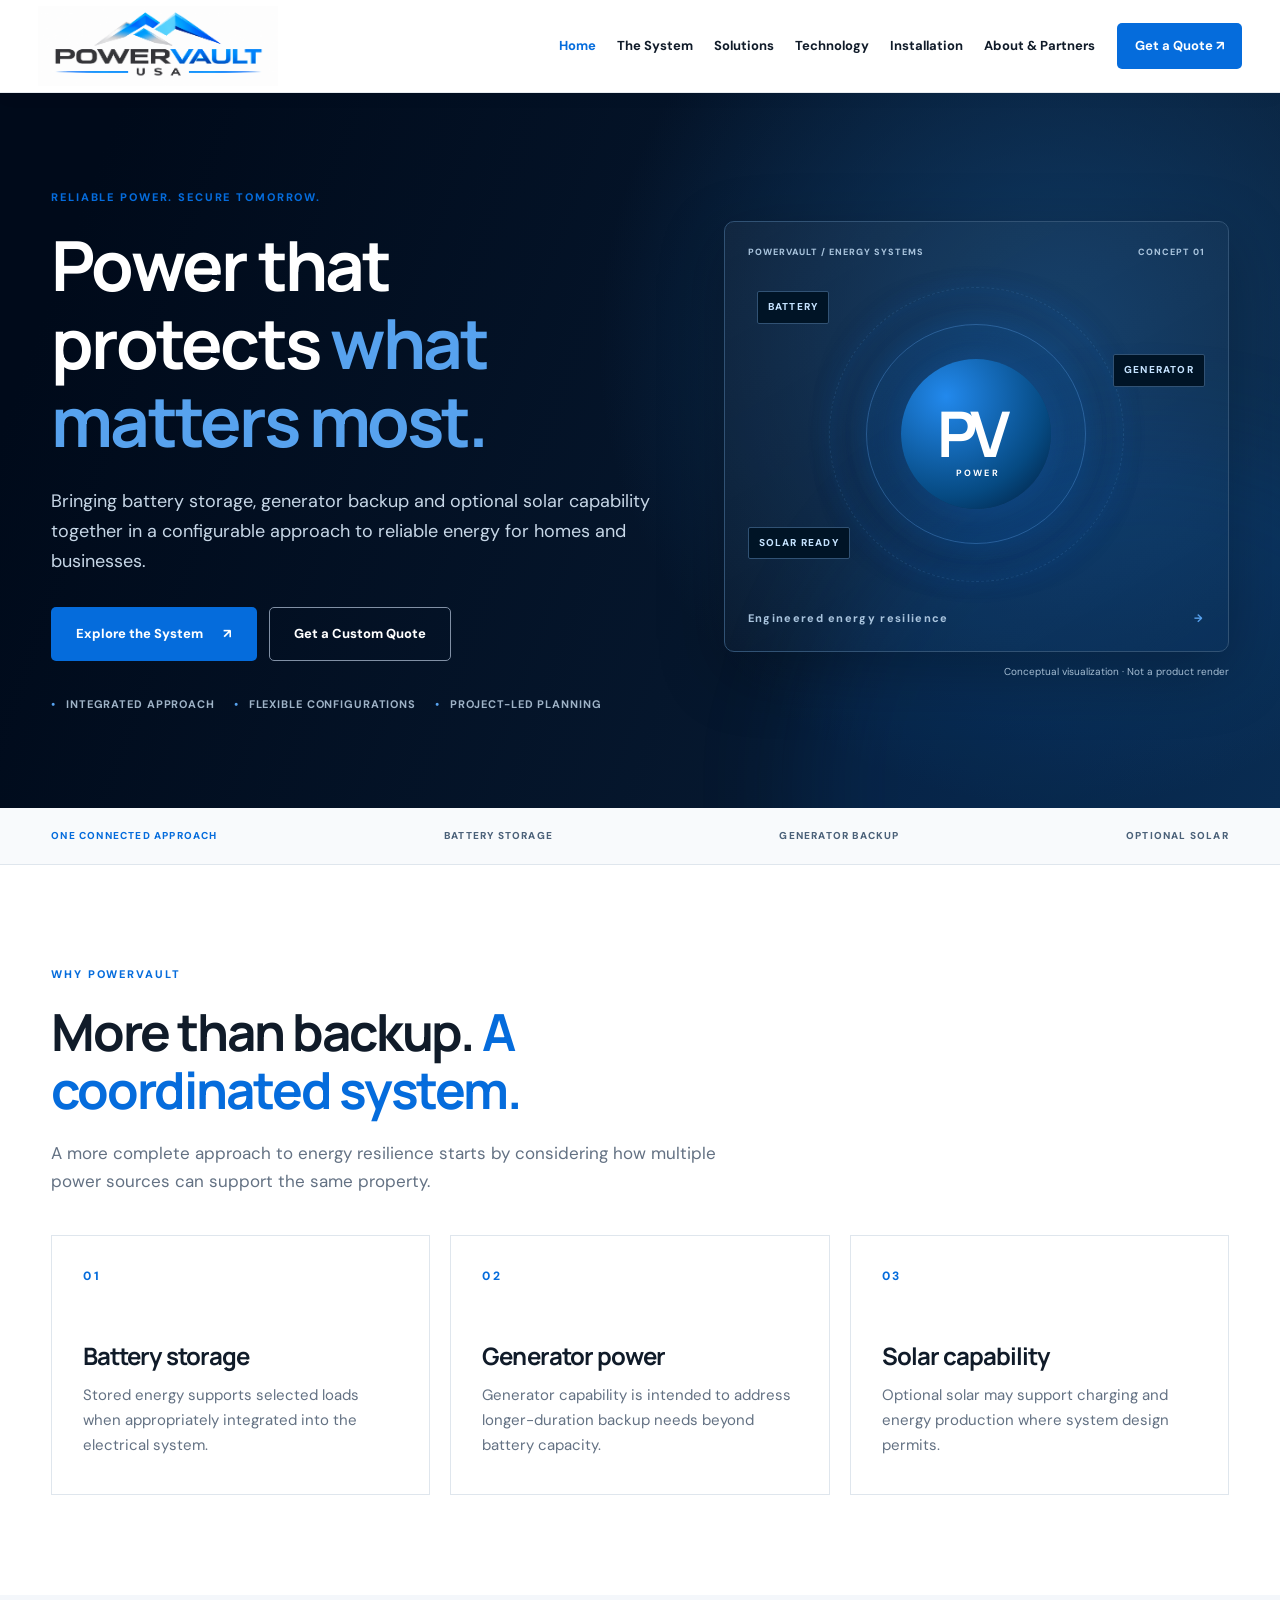
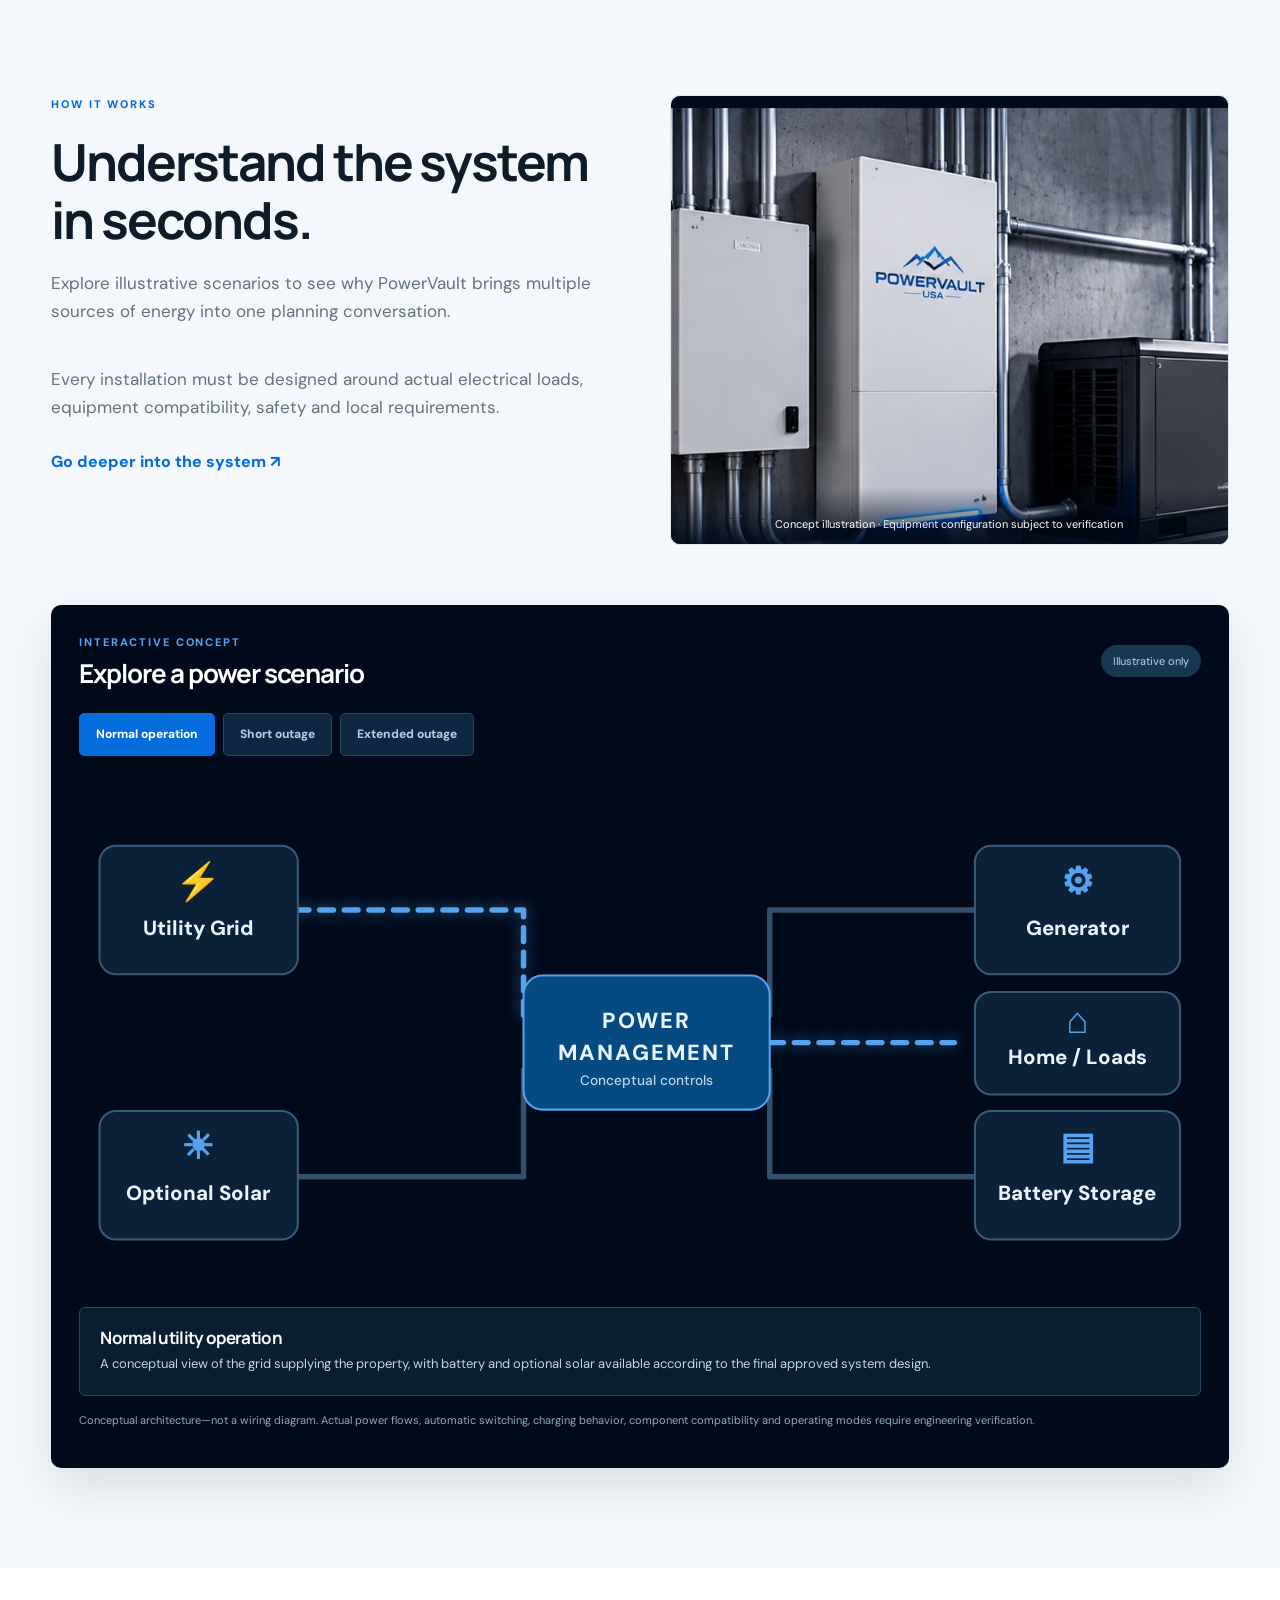
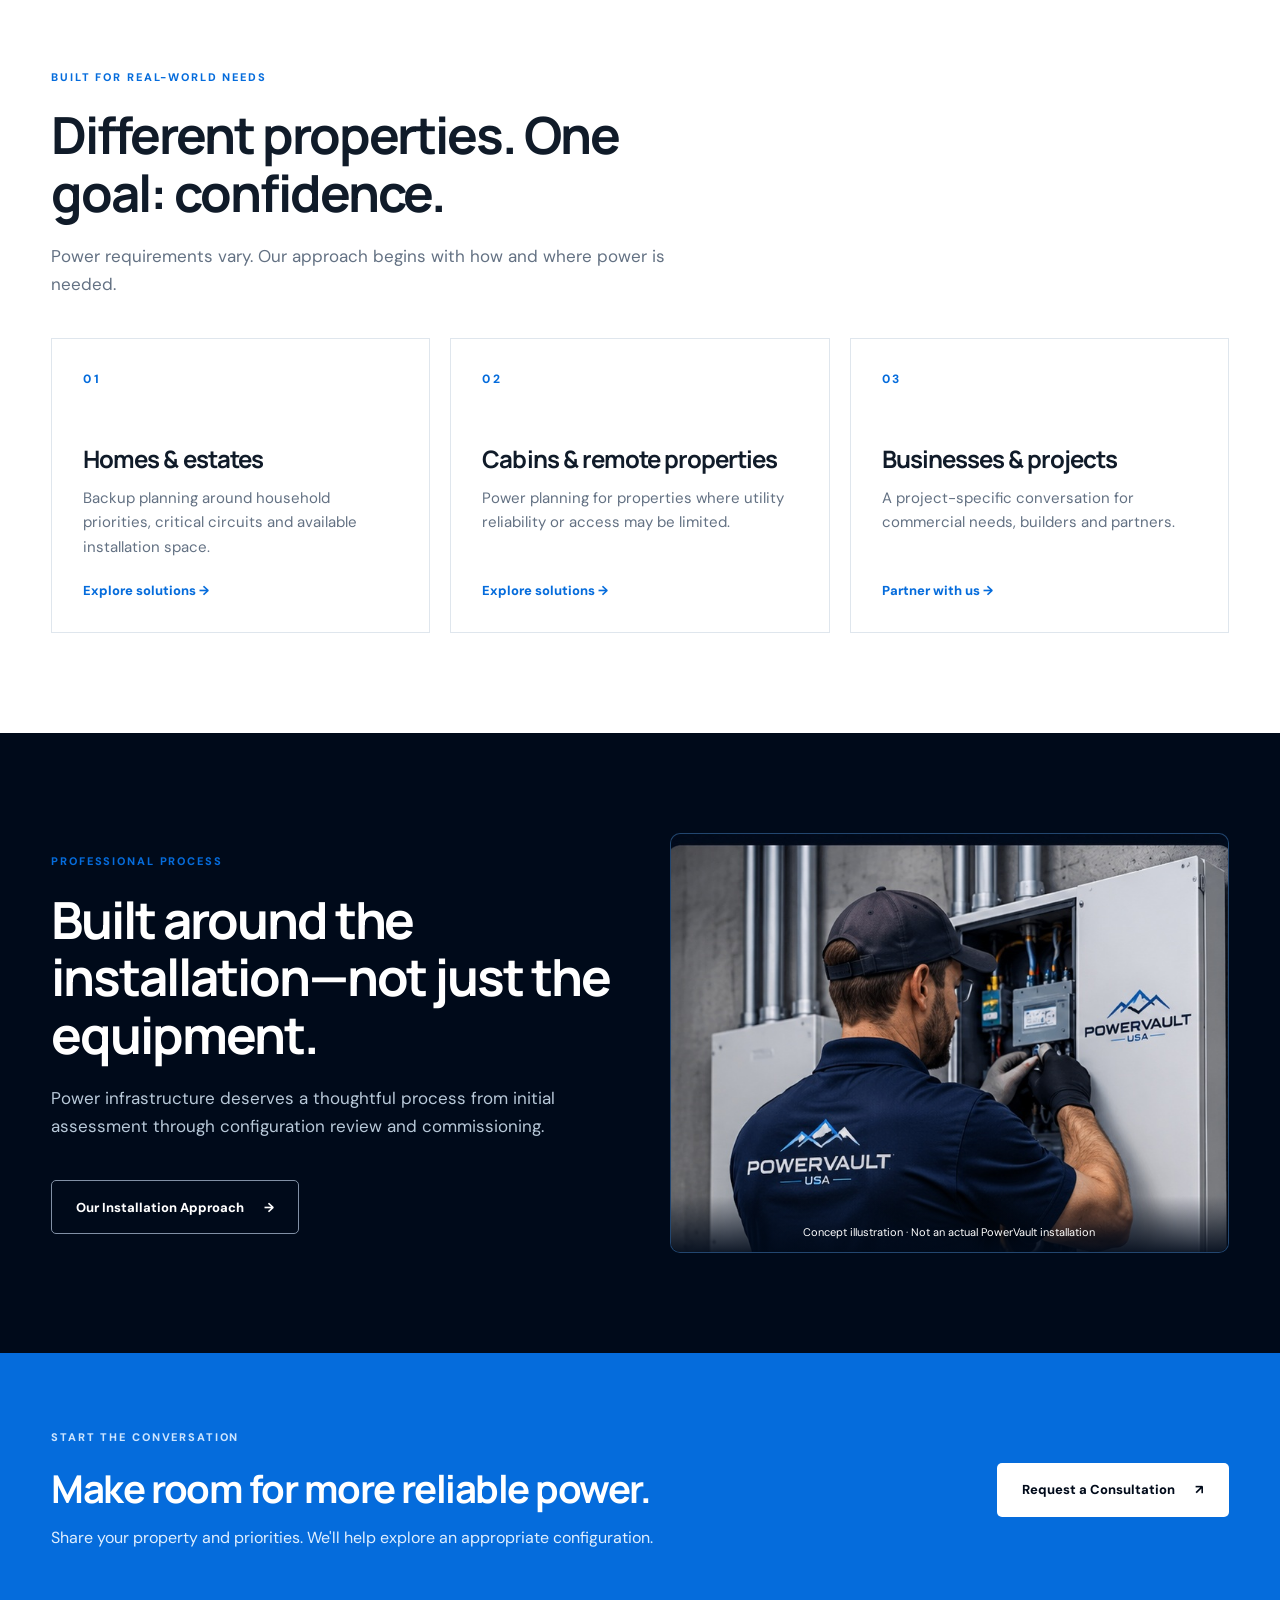
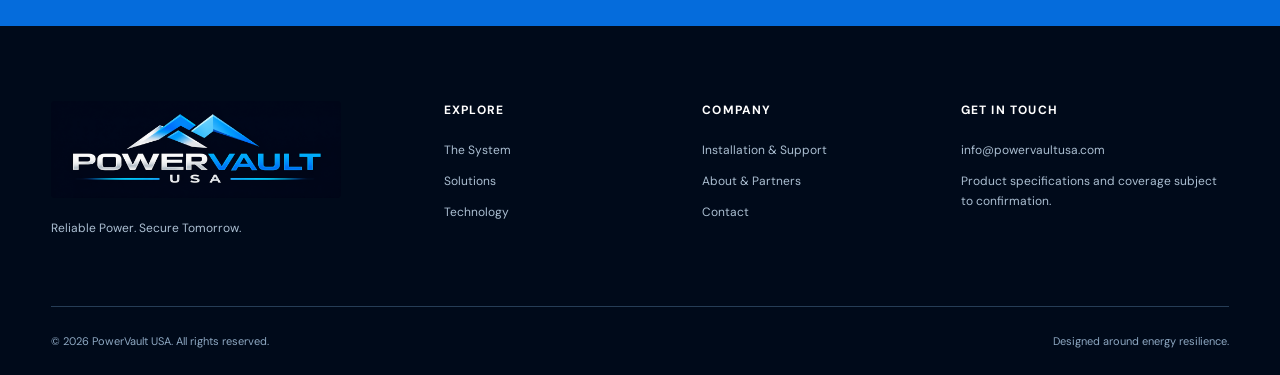
<file: index.html>
<!DOCTYPE html>
<html lang="en">

<head>
    <!-- ========================================
         BASIC PAGE SETTINGS
    ========================================= -->
    <meta charset="UTF-8">
    <meta name="viewport" content="width=device-width, initial-scale=1">

    <title>Reliable Backup Power | PowerVault USA</title>

    <meta
        name="description"
        content="Configurable battery storage, generator backup and optional solar for home and business."
    >

    <!-- Favicons -->
    <link rel="icon" href="images/tab_icon.png">
    <link rel="apple-touch-icon" href="images/apple-touch-icon.png">

    <!-- Main Stylesheet -->
    <link rel="stylesheet" href="styles.css">
</head>

<body>

    <!-- Accessibility -->
    <a class="skip-link" href="#main">
        Skip to content
    </a>


    <!-- ========================================
         HEADER / NAVIGATION
    ========================================= -->
    <header class="site-header">

        <div class="nav-container">

            <!-- PowerVault Logo -->
            <a
                class="brand-link"
                href="index.html"
                aria-label="PowerVault USA home"
            >
                <img
                    src="images/white_logo.png"
                    class="nav-logo"
                    alt="PowerVault USA"
                >
            </a>

            <!-- Mobile Navigation Toggle -->
            <button
                class="menu-toggle"
                id="menuToggle"
                type="button"
                aria-label="Open menu"
                aria-controls="navMenu"
                aria-expanded="false"
            >
                <span></span>
                <span></span>
                <span></span>
            </button>

            <!-- Main Navigation -->
            <nav
                class="nav-menu"
                id="navMenu"
                aria-label="Main navigation"
            >
                <a href="index.html" aria-current="page">
                    Home
                </a>

                <a href="system.html">
                    The System
                </a>

                <a href="solutions.html">
                    Solutions
                </a>

                <a href="technology.html">
                    Technology
                </a>

                <a href="installation.html">
                    Installation
                </a>

                <a href="about.html">
                    About & Partners
                </a>

                <a href="contact.html" class="nav-cta">
                    Get a Quote
                    <span aria-hidden="true">↗</span>
                </a>
            </nav>

        </div>

    </header>


    <!-- ========================================
         MAIN CONTENT
    ========================================= -->
    <main id="main">


        <!-- ====================================
             HOMEPAGE HERO
        ==================================== -->
        <section class="hero">

            <div class="hero-glow"></div>

            <div class="shell hero-grid">

                <!-- Hero Text -->
                <div class="hero-copy reveal">

                    <span class="eyebrow">
                        RELIABLE POWER. SECURE TOMORROW.
                    </span>

                    <h1>
                        Power that protects
                        <em>what matters most.</em>
                    </h1>

                    <p>
                        Bringing battery storage, generator backup
                        and optional solar capability together in a
                        configurable approach to reliable energy
                        for homes and businesses.
                    </p>

                    <!-- Hero Buttons -->
                    <div class="hero-actions">

                        <a
                            class="btn btn-primary"
                            href="system.html"
                        >
                            Explore the System
                            <span aria-hidden="true">↗</span>
                        </a>

                        <a
                            class="btn btn-outline"
                            href="contact.html"
                        >
                            Get a Custom Quote
                        </a>

                    </div>

                    <!-- Key Features -->
                    <div class="hero-facts">
                        <span>Integrated approach</span>
                        <span>Flexible configurations</span>
                        <span>Project-led planning</span>
                    </div>

                </div>


                <!-- Hero Visualization -->
                <div class="hero-art reveal">

                    <div class="hero-art-frame">

                        <div class="art-topline">
                            <span>POWERVAULT / ENERGY SYSTEMS</span>
                            <span>CONCEPT 01</span>
                        </div>

                        <div class="power-orbit">

                            <div class="orbit-ring orbit-one"></div>
                            <div class="orbit-ring orbit-two"></div>

                            <span class="orbit-center">
                                PV
                                <span>POWER</span>
                            </span>

                            <span class="orbit-label orbit-label-a">
                                BATTERY
                            </span>

                            <span class="orbit-label orbit-label-b">
                                GENERATOR
                            </span>

                            <span class="orbit-label orbit-label-c">
                                SOLAR READY
                            </span>

                        </div>

                        <div class="art-bottomline">
                            Engineered energy resilience
                            <span>→</span>
                        </div>

                    </div>

                    <span class="art-disclaimer">
                        Conceptual visualization · Not a product render
                    </span>

                </div>

            </div>

        </section>


        <!-- ====================================
             ENERGY TECHNOLOGY BAND
        ==================================== -->
        <section class="trust-band">

            <div class="shell">
                <span>ONE CONNECTED APPROACH</span>
                <span>BATTERY STORAGE</span>
                <span>GENERATOR BACKUP</span>
                <span>OPTIONAL SOLAR</span>
            </div>

        </section>


        <!-- ====================================
             WHY POWERVAULT
        ==================================== -->
        <section class="section">

            <div class="shell">

                <div class="section-heading">

                    <span class="eyebrow">
                        WHY POWERVAULT
                    </span>

                    <h2>
                        More than backup.
                        <span class="accent">
                            A coordinated system.
                        </span>
                    </h2>

                    <p>
                        A more complete approach to energy resilience
                        starts by considering how multiple power
                        sources can support the same property.
                    </p>

                </div>


                <!-- Three Energy Components -->
                <div class="three-grid">

                    <!-- Battery -->
                    <article class="info-card reveal">

                        <span class="card-num">01</span>

                        <h3>Battery storage</h3>

                        <p>
                            Stored energy supports selected loads
                            when appropriately integrated into
                            the electrical system.
                        </p>

                    </article>

                    <!-- Generator -->
                    <article class="info-card reveal">

                        <span class="card-num">02</span>

                        <h3>Generator power</h3>

                        <p>
                            Generator capability is intended to
                            address longer-duration backup needs
                            beyond battery capacity.
                        </p>

                    </article>

                    <!-- Solar -->
                    <article class="info-card reveal">

                        <span class="card-num">03</span>

                        <h3>Solar capability</h3>

                        <p>
                            Optional solar may support charging
                            and energy production where system
                            design permits.
                        </p>

                    </article>

                </div>

            </div>

        </section>


        <!-- ====================================
             HOW THE SYSTEM WORKS
        ==================================== -->
        <section class="section section-tint">

            <div class="shell split-grid">

                <!-- Section Description -->
                <div>

                    <div class="section-heading">

                        <span class="eyebrow">
                            HOW IT WORKS
                        </span>

                        <h2>
                            Understand the system in seconds.
                        </h2>

                        <p>
                            Explore illustrative scenarios to see
                            why PowerVault brings multiple sources
                            of energy into one planning conversation.
                        </p>

                    </div>

                    <p class="body-copy">
                        Every installation must be designed around
                        actual electrical loads, equipment
                        compatibility, safety and local requirements.
                    </p>

                    <a class="text-link" href="system.html">
                        Go deeper into the system
                        <span aria-hidden="true">↗</span>
                    </a>

                </div>


                <!-- =============================
                     NEW IMAGE 01:
                     COMPLETE SYSTEM LINEUP
                ============================== -->
                <figure class="home-system-visual reveal">

                    <img
                        src="images/powervault-system-lineup.jpg"
                        alt="Concept illustration showing battery storage, electrical controls and generator equipment"
                        class="home-system-image"
                        loading="lazy"
                        decoding="async"
                    >

                    <figcaption class="home-image-caption">
                        Concept illustration · Equipment
                        configuration subject to verification
                    </figcaption>

                </figure>

            </div>


            <!-- =================================
                 INTERACTIVE SYSTEM DIAGRAM
            ================================= -->
            <div class="shell diagram-section">

                <div
                    class="diagram-card reveal"
                    id="scenarioDiagram"
                    data-mode="normal"
                >

                    <!-- Diagram Heading -->
                    <div class="diagram-toolbar">

                        <div>

                            <span class="eyebrow">
                                INTERACTIVE CONCEPT
                            </span>

                            <h3>
                                Explore a power scenario
                            </h3>

                        </div>

                        <span class="concept-pill">
                            Illustrative only
                        </span>

                    </div>


                    <!-- Scenario Selection Buttons -->
                    <div
                        class="scenario-tabs"
                        role="group"
                        aria-label="Choose power scenario"
                    >

                        <button
                            class="scenario-btn is-active"
                            type="button"
                            data-mode="normal"
                            aria-pressed="true"
                        >
                            Normal operation
                        </button>

                        <button
                            class="scenario-btn"
                            type="button"
                            data-mode="outage"
                            aria-pressed="false"
                        >
                            Short outage
                        </button>

                        <button
                            class="scenario-btn"
                            type="button"
                            data-mode="extended"
                            aria-pressed="false"
                        >
                            Extended outage
                        </button>

                    </div>


                    <!-- Interactive SVG Diagram -->
                    <div class="diagram-scroll">

                        <svg
                            class="system-svg"
                            viewBox="0 0 820 385"
                            role="img"
                            aria-labelledby="diagramTitle diagramDesc"
                        >

                            <title id="diagramTitle">
                                Conceptual PowerVault system diagram
                            </title>

                            <desc id="diagramDesc">
                                Utility, solar, generator and battery
                                connect through a conceptual power
                                management center to a home. Select
                                modes to highlight illustrative energy paths.
                            </desc>


                            <!-- Energy Flow Lines -->
                            <g class="flow-lines">

                                <path
                                    class="path path-grid"
                                    d="M122 95 H325 V172"
                                />

                                <path
                                    class="path path-solar"
                                    d="M122 290 H325 V212"
                                />

                                <path
                                    class="path path-gen"
                                    d="M700 95 H505 V172"
                                />

                                <path
                                    class="path path-battery"
                                    d="M700 290 H505 V212"
                                />

                                <path
                                    class="path path-load"
                                    d="M505 192 H640"
                                />

                            </g>


                            <!-- Utility Grid -->
                            <g
                                class="diagram-node"
                                transform="translate(15 48)"
                            >
                                <rect width="145" height="94" rx="12"/>

                                <text
                                    x="72" y="35"
                                    text-anchor="middle"
                                    class="node-icon"
                                >⚡</text>

                                <text
                                    x="72" y="65"
                                    text-anchor="middle"
                                >Utility Grid</text>
                            </g>


                            <!-- Optional Solar -->
                            <g
                                class="diagram-node"
                                transform="translate(15 242)"
                            >
                                <rect width="145" height="94" rx="12"/>

                                <text
                                    x="72" y="35"
                                    text-anchor="middle"
                                    class="node-icon"
                                >☀</text>

                                <text
                                    x="72" y="65"
                                    text-anchor="middle"
                                >Optional Solar</text>
                            </g>


                            <!-- Power Management Hub -->
                            <g
                                class="diagram-node"
                                transform="translate(325 143)"
                            >

                                <rect
                                    width="180"
                                    height="98"
                                    rx="14"
                                    class="hub"
                                />

                                <text
                                    x="90" y="38"
                                    text-anchor="middle"
                                    class="hub-heading"
                                >POWER</text>

                                <text
                                    x="90" y="62"
                                    text-anchor="middle"
                                    class="hub-heading"
                                >MANAGEMENT</text>

                                <text
                                    x="90" y="80"
                                    text-anchor="middle"
                                    class="hub-detail"
                                >Conceptual controls</text>
                            </g>


                            <!-- Generator -->
                            <g
                                class="diagram-node"
                                transform="translate(655 48)"
                            >
                                <rect width="150" height="94" rx="12"/>

                                <text
                                    x="75" y="35"
                                    text-anchor="middle"
                                    class="node-icon"
                                >⚙</text>

                                <text
                                    x="75" y="65"
                                    text-anchor="middle"
                                >Generator</text>
                            </g>


                            <!-- Battery Storage -->
                            <g
                                class="diagram-node"
                                transform="translate(655 242)"
                            >
                                <rect width="150" height="94" rx="12"/>

                                <text
                                    x="75" y="35"
                                    text-anchor="middle"
                                    class="node-icon"
                                >▤</text>

                                <text
                                    x="75" y="65"
                                    text-anchor="middle"
                                >Battery Storage</text>
                            </g>


                            <!-- Home Loads -->
                            <g
                                class="diagram-node"
                                transform="translate(655 155)"
                            >
                                <rect width="150" height="75" rx="12"/>

                                <text
                                    x="75" y="30"
                                    text-anchor="middle"
                                    class="node-icon"
                                >⌂</text>

                                <text
                                    x="75" y="53"
                                    text-anchor="middle"
                                >Home / Loads</text>
                            </g>

                        </svg>

                    </div>


                    <!-- Dynamic Scenario Description -->
                    <div
                        class="scenario-caption"
                        aria-live="polite"
                    >

                        <h4 id="scenarioTitle">
                            Normal utility operation
                        </h4>

                        <p id="scenarioText">
                            A conceptual view of the grid supplying
                            the property, with battery and optional
                            solar available according to the final
                            approved system design.
                        </p>

                    </div>


                    <!-- Engineering Disclaimer -->
                    <p class="fine-print">
                        Conceptual architecture—not a wiring diagram.
                        Actual power flows, automatic switching,
                        charging behavior, component compatibility
                        and operating modes require engineering verification.
                    </p>

                </div>

            </div>

        </section>


        <!-- ====================================
             REAL WORLD APPLICATIONS
        ==================================== -->
        <section class="section">

            <div class="shell">

                <div class="section-heading">

                    <span class="eyebrow">
                        BUILT FOR REAL-WORLD NEEDS
                    </span>

                    <h2>
                        Different properties. One goal: confidence.
                    </h2>

                    <p>
                        Power requirements vary. Our approach
                        begins with how and where power is needed.
                    </p>

                </div>


                <!-- Application Cards -->
                <div class="three-grid">

                    <!-- Residential -->
                    <article class="info-card reveal">

                        <span class="card-num">01</span>

                        <h3>Homes & estates</h3>

                        <p>
                            Backup planning around household priorities,
                            critical circuits and available installation space.
                        </p>

                        <a class="card-link" href="solutions.html">
                            Explore solutions →
                        </a>

                    </article>


                    <!-- Cabins -->
                    <article class="info-card reveal">

                        <span class="card-num">02</span>

                        <h3>Cabins & remote properties</h3>

                        <p>
                            Power planning for properties where utility
                            reliability or access may be limited.
                        </p>

                        <a class="card-link" href="solutions.html">
                            Explore solutions →
                        </a>

                    </article>


                    <!-- Businesses -->
                    <article class="info-card reveal">

                        <span class="card-num">03</span>

                        <h3>Businesses & projects</h3>

                        <p>
                            A project-specific conversation for commercial
                            needs, builders and partners.
                        </p>

                        <a class="card-link" href="about.html#partners">
                            Partner with us →
                        </a>

                    </article>

                </div>

            </div>

        </section>


        <!-- ====================================
             PROFESSIONAL INSTALLATION
        ==================================== -->
        <section class="section section-dark">

            <div class="shell split-grid align-center">

                <!-- Section Text -->
                <div>

                    <div class="section-heading">

                        <span class="eyebrow">
                            PROFESSIONAL PROCESS
                        </span>

                        <h2>
                            Built around the installation—not
                            just the equipment.
                        </h2>

                        <p>
                            Power infrastructure deserves a thoughtful
                            process from initial assessment through
                            configuration review and commissioning.
                        </p>

                    </div>

                    <a
                        class="btn btn-outline"
                        href="installation.html"
                    >
                        Our Installation Approach
                        <span aria-hidden="true">→</span>
                    </a>

                </div>


                <!-- =============================
                     NEW IMAGE 02:
                     PROFESSIONAL INSTALLATION
                ============================== -->
                <figure class="home-installation-visual reveal">

                    <img
                        src="images/powervault-installation-home.jpg"
                        alt="Concept illustration of a technician working on an electrical control installation"
                        class="home-installation-image"
                        loading="lazy"
                        decoding="async"
                    >

                    <figcaption class="home-image-caption">
                        Concept illustration · Not an actual
                        PowerVault installation
                    </figcaption>

                </figure>

            </div>

        </section>


        <!-- ====================================
             FINAL CALL TO ACTION
        ==================================== -->
        <section class="cta-strip">

            <div class="shell cta-inner">

                <div>

                    <span class="eyebrow">
                        START THE CONVERSATION
                    </span>

                    <h2>
                        Make room for more reliable power.
                    </h2>

                    <p>
                        Share your property and priorities.
                        We'll help explore an appropriate configuration.
                    </p>

                </div>

                <a
                    class="btn btn-light"
                    href="contact.html"
                >
                    Request a Consultation
                    <span aria-hidden="true">↗</span>
                </a>

            </div>

        </section>

    </main>


    <!-- ========================================
         FOOTER
    ========================================= -->
    <footer class="footer">

        <div class="shell footer-grid">

            <!-- Company Branding -->
            <div>

                <img
                    class="footer-logo"
                    src="images/powervault-logo-hd.png"
                    alt="PowerVault USA"
                >

                <p>
                    Reliable Power. Secure Tomorrow.
                </p>

            </div>


            <!-- Explore -->
            <div>

                <strong>Explore</strong>

                <a href="system.html">The System</a>
                <a href="solutions.html">Solutions</a>
                <a href="technology.html">Technology</a>

            </div>


            <!-- Company -->
            <div>

                <strong>Company</strong>

                <a href="installation.html">
                    Installation & Support
                </a>

                <a href="about.html">
                    About & Partners
                </a>

                <a href="contact.html">
                    Contact
                </a>

            </div>


            <!-- Contact Information -->
            <div>

                <strong>Get in touch</strong>

                <a href="mailto:info@powervaultusa.com">
                    info@powervaultusa.com
                </a>

                <span>
                    Product specifications and coverage
                    subject to confirmation.
                </span>

            </div>

        </div>


        <!-- Footer Bottom -->
        <div class="shell footer-bottom">

            <span>
                © <span id="currentYear"></span>
                PowerVault USA. All rights reserved.
            </span>

            <span>
                Designed around energy resilience.
            </span>

        </div>

    </footer>


    <!-- ========================================
         JAVASCRIPT
    ========================================= -->
    <script src="script.js" defer></script>

</body>
</html>
</file>
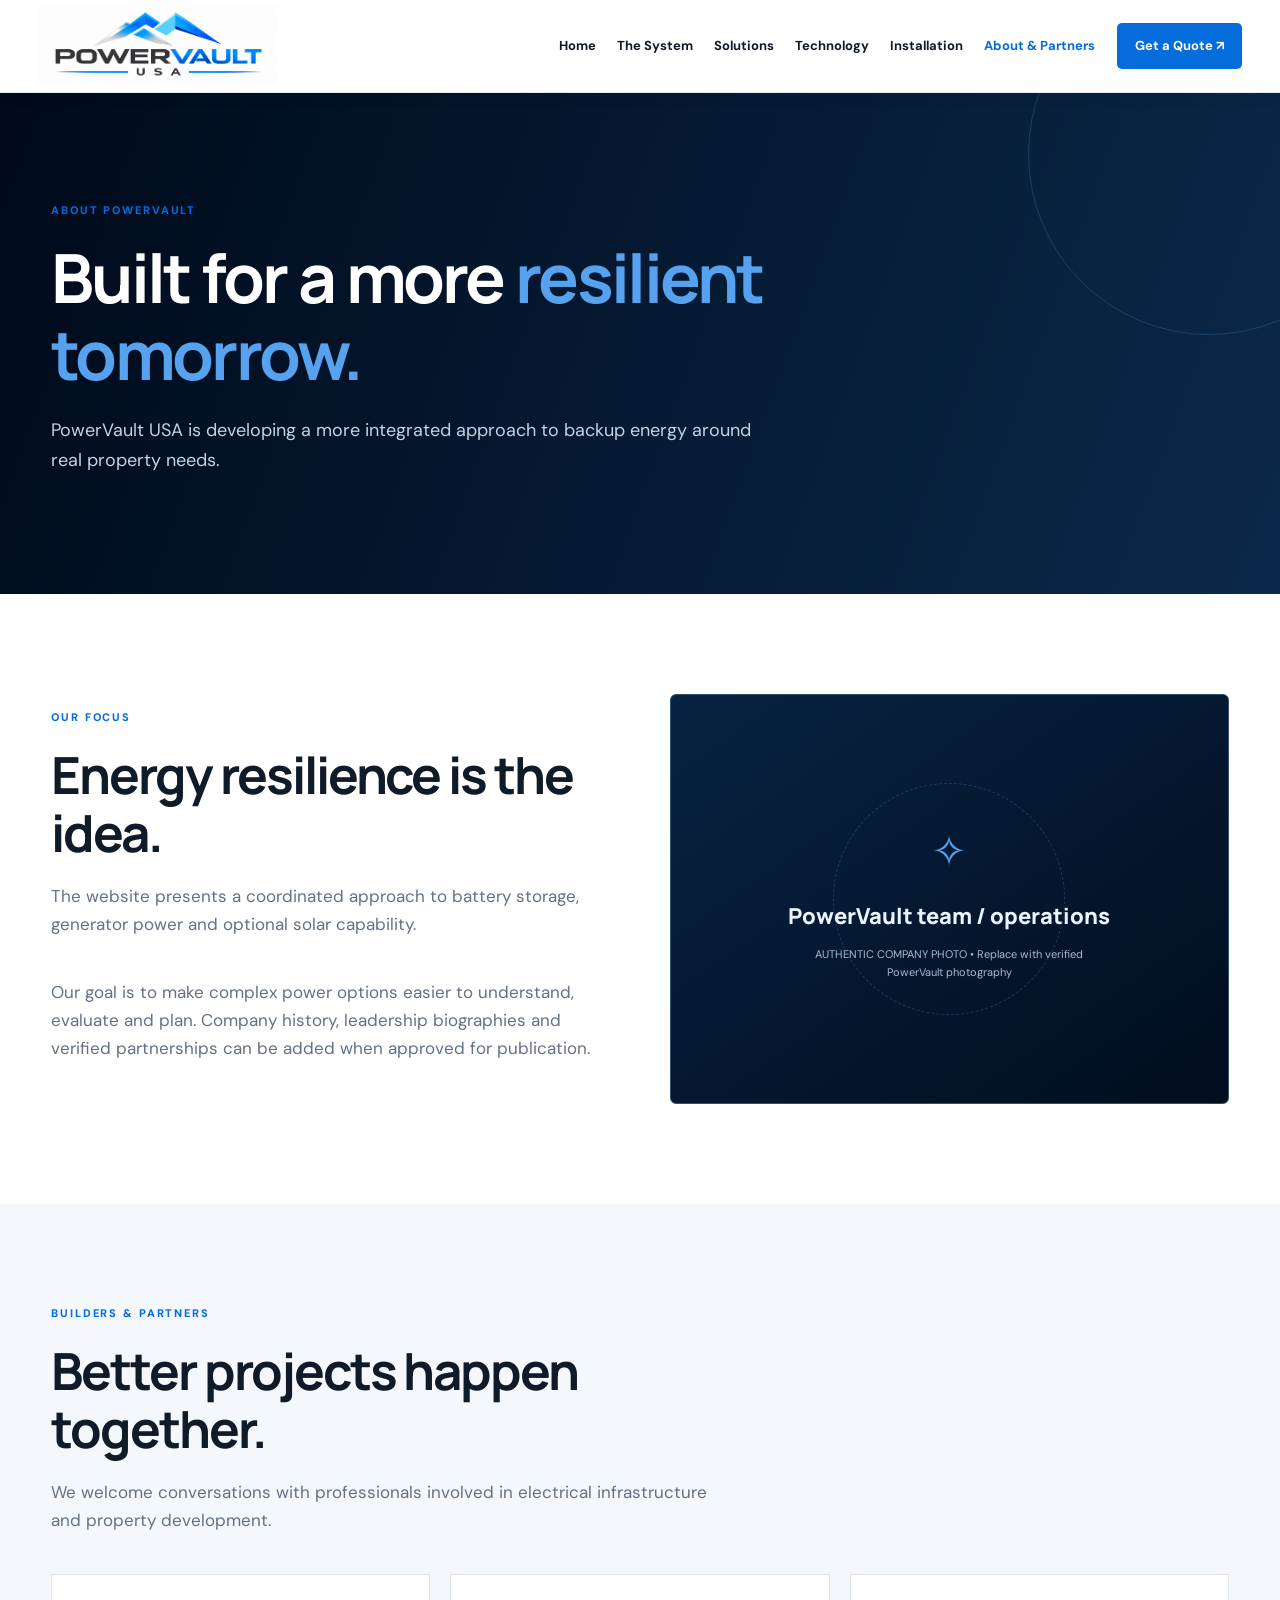
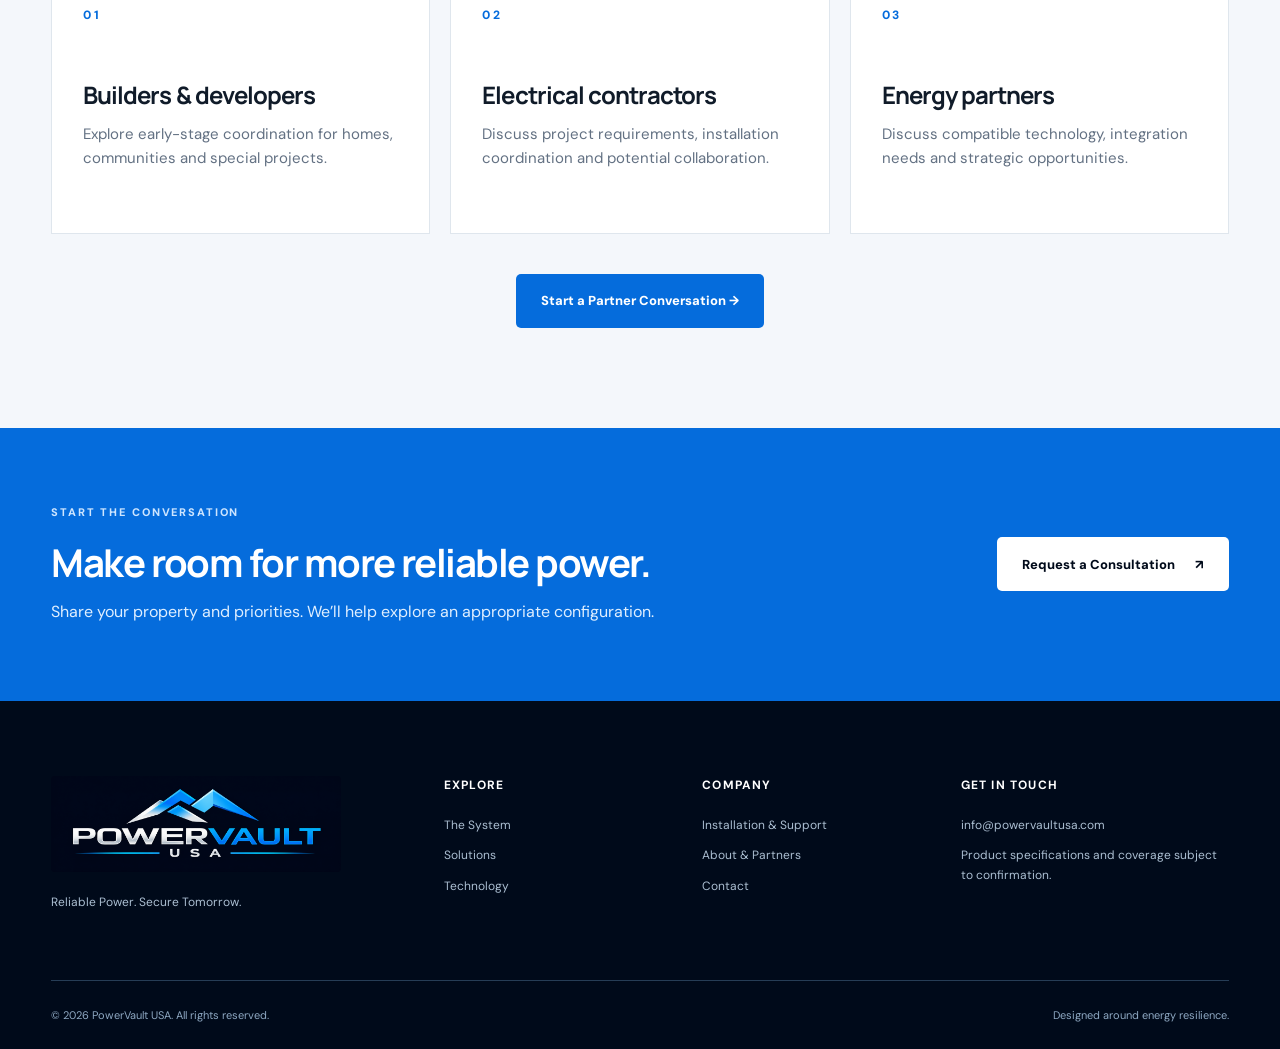
<file: about.html>
<!DOCTYPE html>
<html lang="en"><head><meta charset="UTF-8"><meta name="viewport" content="width=device-width, initial-scale=1">
<title>About & Partners | PowerVault USA</title><meta name="description" content="Learn about PowerVault USA and opportunities for builders and installation partners.">
<link rel="icon" href="images/favicon.ico"><link rel="apple-touch-icon" href="images/apple-touch-icon.png"><link rel="stylesheet" href="styles.css">
</head><body><a class="skip-link" href="#main">Skip to content</a>
<header class="site-header"><div class="nav-container"><a class="brand-link" href="index.html" aria-label="PowerVault USA home"><img src="images/white_logo.png" class="nav-logo" alt="PowerVault USA"></a>
<button class="menu-toggle" id="menuToggle" type="button" aria-label="Open menu" aria-controls="navMenu" aria-expanded="false"><span></span><span></span><span></span></button>
<nav class="nav-menu" id="navMenu" aria-label="Main navigation"><a href="index.html" >Home</a><a href="system.html" >The System</a><a href="solutions.html" >Solutions</a><a href="technology.html" >Technology</a><a href="installation.html" >Installation</a><a href="about.html" aria-current="page">About & Partners</a><a href="contact.html" class="nav-cta" >Get a Quote <span aria-hidden="true">↗</span></a></nav></div></header>
<main id="main"><section class="page-hero"><div class="shell"><span class="eyebrow">ABOUT POWERVAULT</span><h1>Built for a more <em>resilient tomorrow.</em></h1><p>PowerVault USA is developing a more integrated approach to backup energy around real property needs.</p></div></section><section class="section"><div class="shell split-grid align-center"><div><div class="section-heading "><span class="eyebrow">OUR FOCUS</span><h2>Energy resilience is the idea.</h2><p>The website presents a coordinated approach to battery storage, generator power and optional solar capability.</p></div><p class="body-copy">Our goal is to make complex power options easier to understand, evaluate and plan. Company history, leadership biographies and verified partnerships can be added when approved for publication.</p></div><div class="visual-placeholder tall reveal" role="img" aria-label="Placeholder: PowerVault team / operations"><span class="placeholder-icon">✧</span><strong>PowerVault team / operations</strong><small>AUTHENTIC COMPANY PHOTO • Replace with verified PowerVault photography</small></div></div></section><section class="section section-tint" id="partners"><div class="shell"><div class="section-heading "><span class="eyebrow">BUILDERS & PARTNERS</span><h2>Better projects happen together.</h2><p>We welcome conversations with professionals involved in electrical infrastructure and property development.</p></div><div class="three-grid"><article class="info-card reveal"><span class="card-num">01</span><h3>Builders & developers</h3><p>Explore early-stage coordination for homes, communities and special projects.</p></article><article class="info-card reveal"><span class="card-num">02</span><h3>Electrical contractors</h3><p>Discuss project requirements, installation coordination and potential collaboration.</p></article><article class="info-card reveal"><span class="card-num">03</span><h3>Energy partners</h3><p>Discuss compatible technology, integration needs and strategic opportunities.</p></article></div><div class="center-actions"><a href="contact.html?interest=partnership" class="btn btn-primary">Start a Partner Conversation →</a></div></div></section><section class="cta-strip"><div class="shell cta-inner"><div><span class="eyebrow">START THE CONVERSATION</span><h2>Make room for more reliable power.</h2><p>Share your property and priorities. We’ll help explore an appropriate configuration.</p></div><a class="btn btn-light" href="contact.html">Request a Consultation <span aria-hidden="true">↗</span></a></div></section></main><footer class="footer"><div class="shell footer-grid"><div><img class="footer-logo" src="images/powervault-logo-hd.png" alt="PowerVault USA"><p>Reliable Power. Secure Tomorrow.</p></div><div><strong>Explore</strong><a href="system.html">The System</a><a href="solutions.html">Solutions</a><a href="technology.html">Technology</a></div><div><strong>Company</strong><a href="installation.html">Installation & Support</a><a href="about.html">About & Partners</a><a href="contact.html">Contact</a></div><div><strong>Get in touch</strong><a href="mailto:info@powervaultusa.com">info@powervaultusa.com</a><span>Product specifications and coverage subject to confirmation.</span></div></div><div class="shell footer-bottom"><span>© <span id="currentYear"></span> PowerVault USA. All rights reserved.</span><span>Designed around energy resilience.</span></div></footer><script src="script.js" defer></script></body></html>
</file>
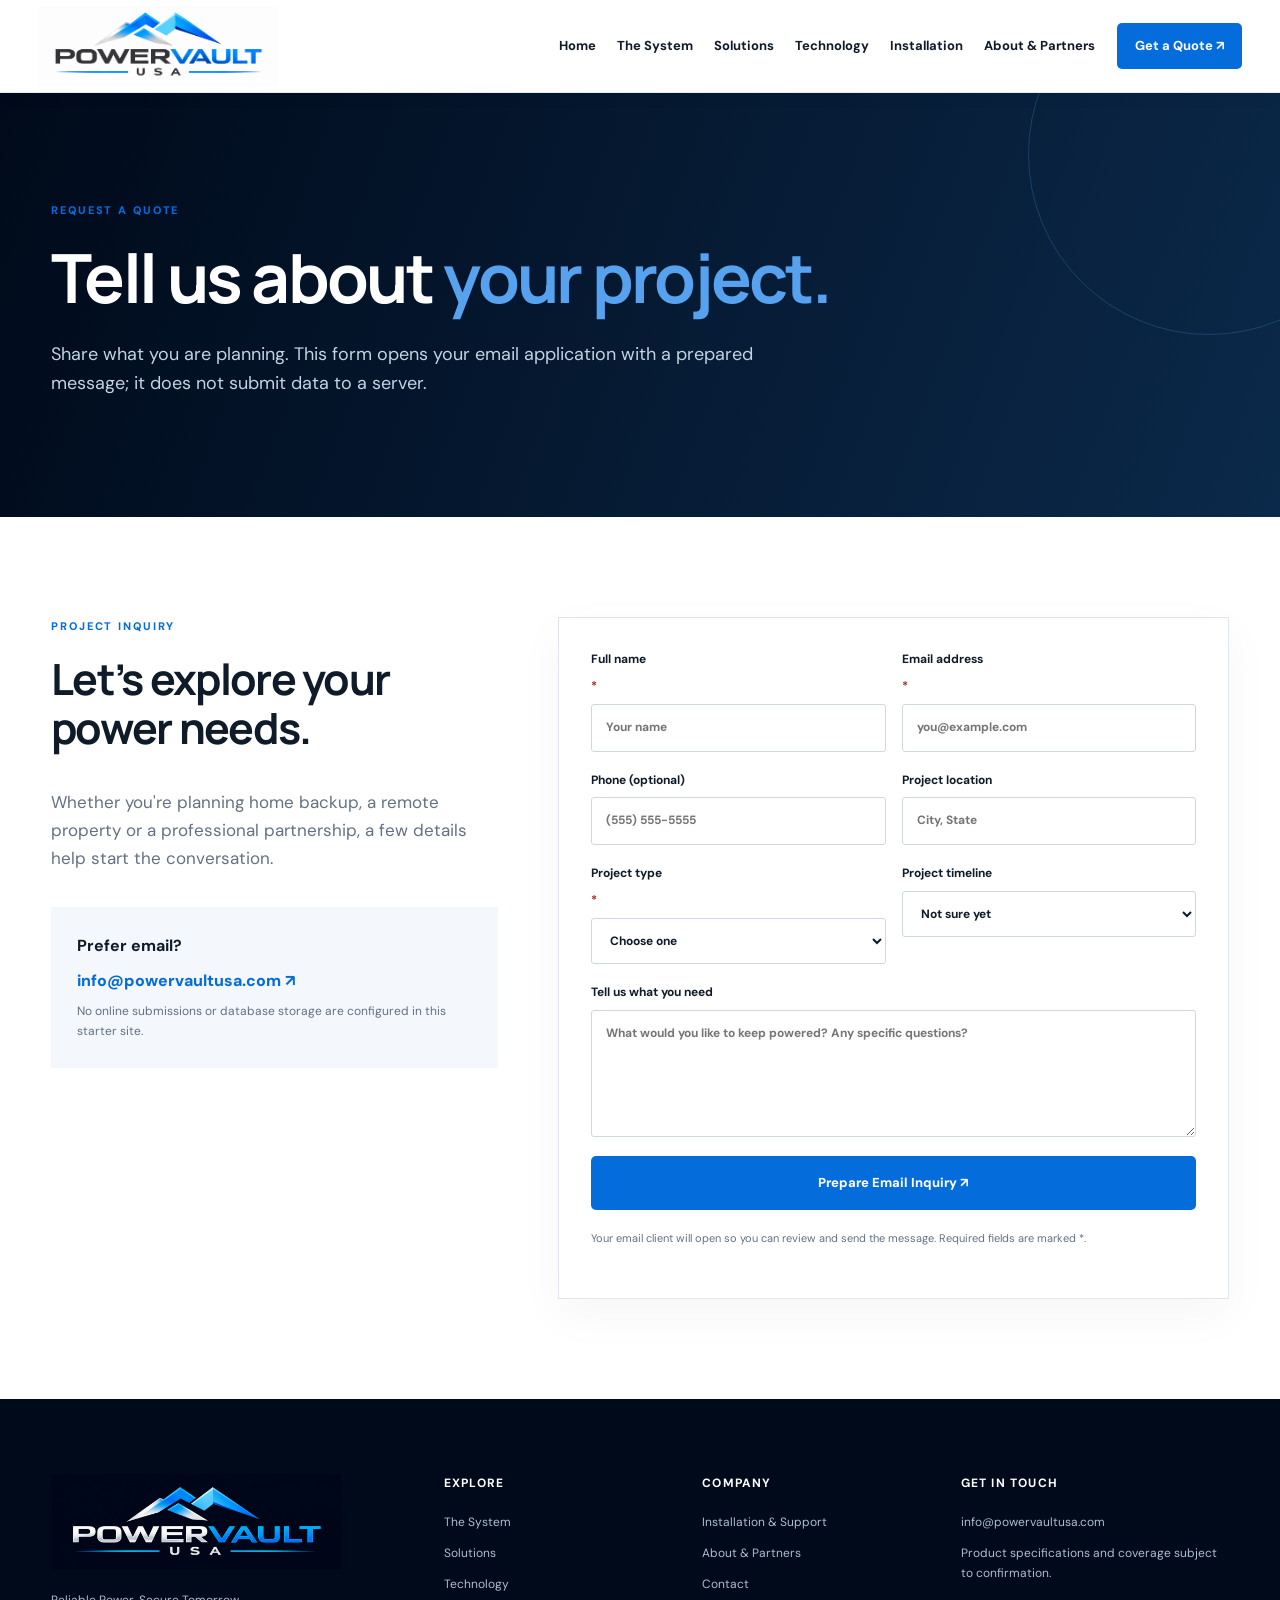
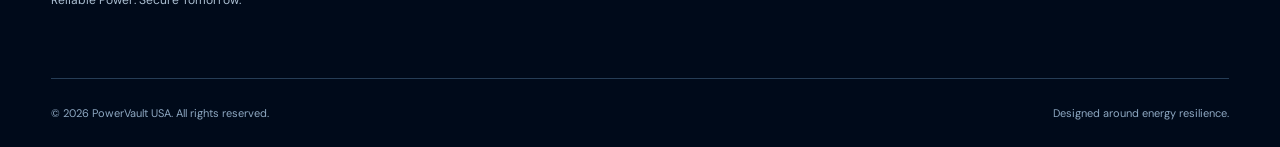
<file: contact.html>
<!DOCTYPE html>
<html lang="en"><head><meta charset="UTF-8"><meta name="viewport" content="width=device-width, initial-scale=1">
<title>Contact & Get a Quote | PowerVault USA</title><meta name="description" content="Contact PowerVault USA to discuss backup energy planning or a partnership.">
<link rel="icon" href="images/favicon.ico"><link rel="apple-touch-icon" href="images/apple-touch-icon.png"><link rel="stylesheet" href="styles.css">
</head><body><a class="skip-link" href="#main">Skip to content</a>
<header class="site-header"><div class="nav-container"><a class="brand-link" href="index.html" aria-label="PowerVault USA home"><img src="images/white_logo.png" class="nav-logo" alt="PowerVault USA"></a>
<button class="menu-toggle" id="menuToggle" type="button" aria-label="Open menu" aria-controls="navMenu" aria-expanded="false"><span></span><span></span><span></span></button>
<nav class="nav-menu" id="navMenu" aria-label="Main navigation"><a href="index.html" >Home</a><a href="system.html" >The System</a><a href="solutions.html" >Solutions</a><a href="technology.html" >Technology</a><a href="installation.html" >Installation</a><a href="about.html" >About & Partners</a><a href="contact.html" class="nav-cta" aria-current="page">Get a Quote <span aria-hidden="true">↗</span></a></nav></div></header>
<main id="main"><section class="page-hero"><div class="shell"><span class="eyebrow">REQUEST A QUOTE</span><h1>Tell us about <em>your project.</em></h1><p>Share what you are planning. This form opens your email application with a prepared message; it does not submit data to a server.</p></div></section><section class="section"><div class="shell contact-grid"><div><span class="eyebrow">PROJECT INQUIRY</span><h2>Let’s explore your power needs.</h2><p class="body-copy">Whether you're planning home backup, a remote property or a professional partnership, a few details help start the conversation.</p><div class="contact-note"><strong>Prefer email?</strong><a href="mailto:info@powervaultusa.com">info@powervaultusa.com ↗</a><p>No online submissions or database storage are configured in this starter site.</p></div></div><form id="quoteForm" class="quote-form" novalidate><div class="form-row"><label>Full name <span>*</span><input name="name" autocomplete="name" required placeholder="Your name"></label><label>Email address <span>*</span><input name="email" type="email" autocomplete="email" required placeholder="you@example.com"></label></div><div class="form-row"><label>Phone (optional)<input name="phone" type="tel" autocomplete="tel" placeholder="(555) 555-5555"></label><label>Project location<input name="location" placeholder="City, State"></label></div><div class="form-row"><label>Project type <span>*</span><select name="type" required><option value="">Choose one</option><option>Home backup</option><option>Cabin / remote property</option><option>Small business</option><option>Builder / contractor</option><option>Strategic partnership</option><option>Other</option></select></label><label>Project timeline<select name="timeline"><option value="">Not sure yet</option><option>As soon as practical</option><option>1–3 months</option><option>3–6 months</option><option>6+ months</option></select></label></div><label>Tell us what you need<textarea name="message" rows="5" placeholder="What would you like to keep powered? Any specific questions?"></textarea></label><button class="btn btn-primary" type="submit">Prepare Email Inquiry ↗</button><p class="fine-print">Your email client will open so you can review and send the message. Required fields are marked *.</p><p id="formStatus" class="form-status" role="status"></p></form></div></section></main><footer class="footer"><div class="shell footer-grid"><div><img class="footer-logo" src="images/powervault-logo-hd.png" alt="PowerVault USA"><p>Reliable Power. Secure Tomorrow.</p></div><div><strong>Explore</strong><a href="system.html">The System</a><a href="solutions.html">Solutions</a><a href="technology.html">Technology</a></div><div><strong>Company</strong><a href="installation.html">Installation & Support</a><a href="about.html">About & Partners</a><a href="contact.html">Contact</a></div><div><strong>Get in touch</strong><a href="mailto:info@powervaultusa.com">info@powervaultusa.com</a><span>Product specifications and coverage subject to confirmation.</span></div></div><div class="shell footer-bottom"><span>© <span id="currentYear"></span> PowerVault USA. All rights reserved.</span><span>Designed around energy resilience.</span></div></footer><script src="script.js" defer></script></body></html>
</file>
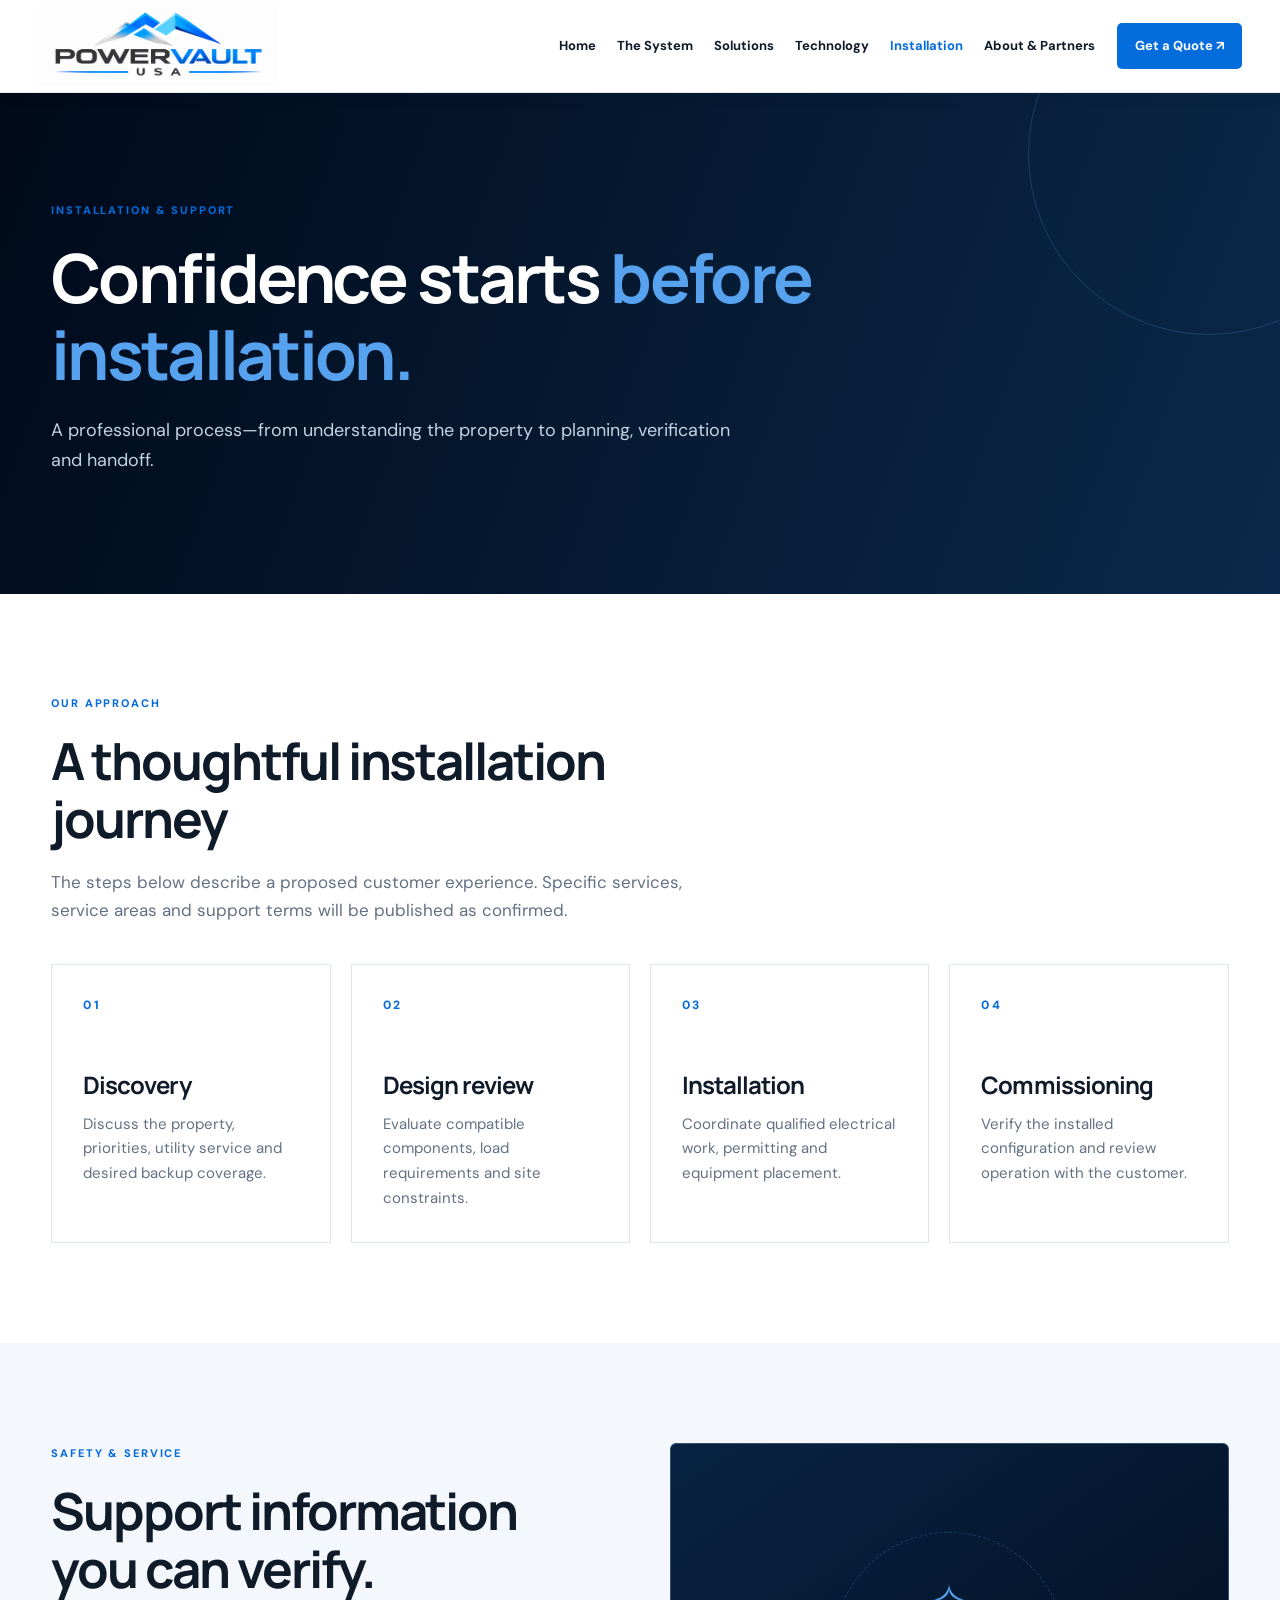
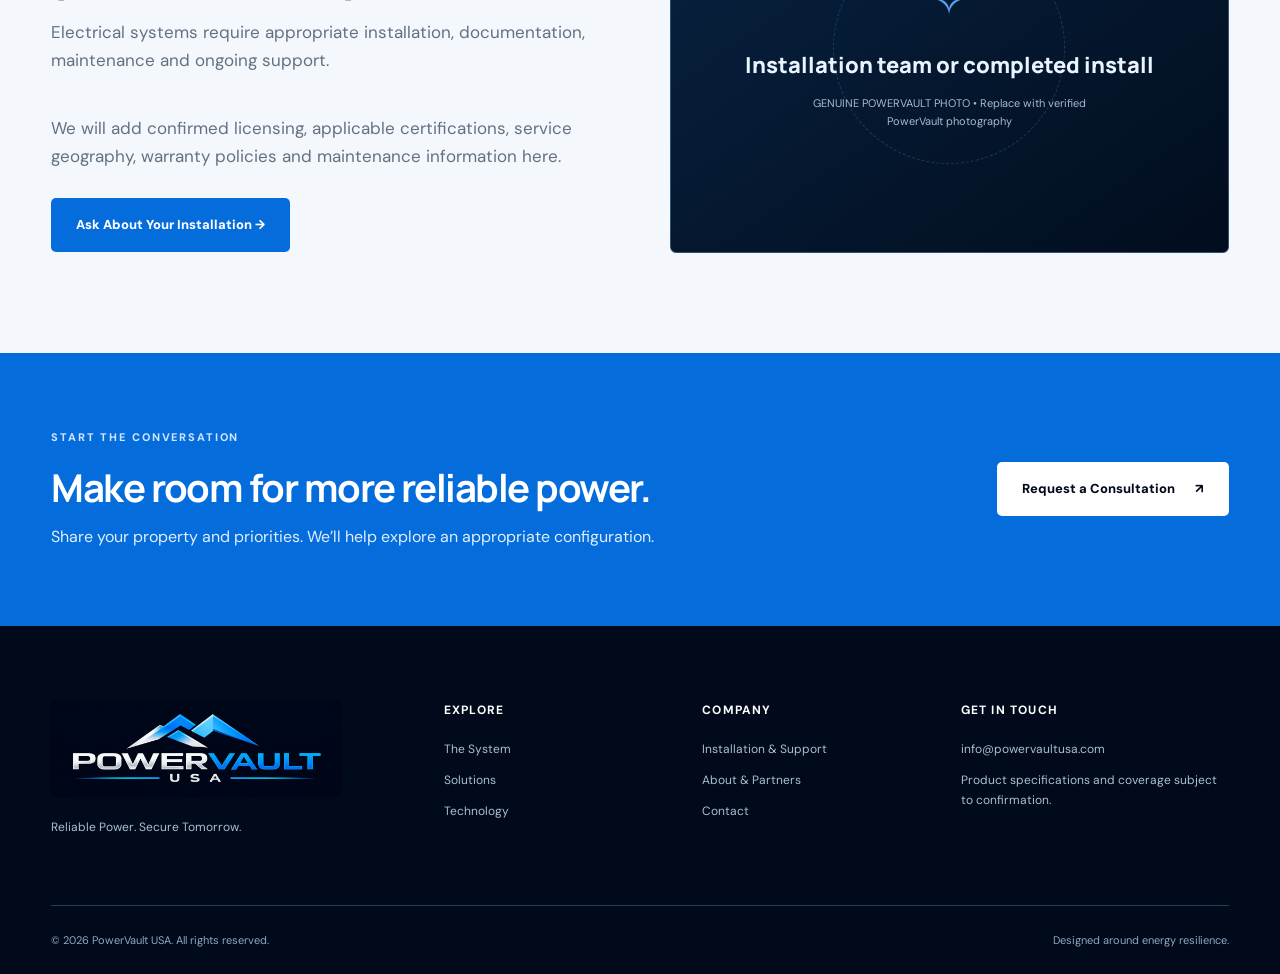
<file: installation.html>
<!DOCTYPE html>
<html lang="en"><head><meta charset="UTF-8"><meta name="viewport" content="width=device-width, initial-scale=1">
<title>Installation & Support | PowerVault USA</title><meta name="description" content="Our proposed approach to assessment, installation, commissioning and support.">
<link rel="icon" href="images/favicon.ico"><link rel="apple-touch-icon" href="images/apple-touch-icon.png"><link rel="stylesheet" href="styles.css">
</head><body><a class="skip-link" href="#main">Skip to content</a>
<header class="site-header"><div class="nav-container"><a class="brand-link" href="index.html" aria-label="PowerVault USA home"><img src="images/white_logo.png" class="nav-logo" alt="PowerVault USA"></a>
<button class="menu-toggle" id="menuToggle" type="button" aria-label="Open menu" aria-controls="navMenu" aria-expanded="false"><span></span><span></span><span></span></button>
<nav class="nav-menu" id="navMenu" aria-label="Main navigation"><a href="index.html" >Home</a><a href="system.html" >The System</a><a href="solutions.html" >Solutions</a><a href="technology.html" >Technology</a><a href="installation.html" aria-current="page">Installation</a><a href="about.html" >About & Partners</a><a href="contact.html" class="nav-cta" >Get a Quote <span aria-hidden="true">↗</span></a></nav></div></header>
<main id="main"><section class="page-hero"><div class="shell"><span class="eyebrow">INSTALLATION & SUPPORT</span><h1>Confidence starts <em>before installation.</em></h1><p>A professional process—from understanding the property to planning, verification and handoff.</p></div></section><section class="section"><div class="shell"><div class="section-heading "><span class="eyebrow">OUR APPROACH</span><h2>A thoughtful installation journey</h2><p>The steps below describe a proposed customer experience. Specific services, service areas and support terms will be published as confirmed.</p></div><div class="four-grid"><article class="info-card reveal"><span class="card-num">01</span><h3>Discovery</h3><p>Discuss the property, priorities, utility service and desired backup coverage.</p></article><article class="info-card reveal"><span class="card-num">02</span><h3>Design review</h3><p>Evaluate compatible components, load requirements and site constraints.</p></article><article class="info-card reveal"><span class="card-num">03</span><h3>Installation</h3><p>Coordinate qualified electrical work, permitting and equipment placement.</p></article><article class="info-card reveal"><span class="card-num">04</span><h3>Commissioning</h3><p>Verify the installed configuration and review operation with the customer.</p></article></div></div></section><section class="section section-tint"><div class="shell split-grid align-center"><div><div class="section-heading "><span class="eyebrow">SAFETY & SERVICE</span><h2>Support information you can verify.</h2><p>Electrical systems require appropriate installation, documentation, maintenance and ongoing support.</p></div><p class="body-copy">We will add confirmed licensing, applicable certifications, service geography, warranty policies and maintenance information here.</p><a class="btn btn-primary" href="contact.html">Ask About Your Installation →</a></div><div class="visual-placeholder tall reveal" role="img" aria-label="Placeholder: Installation team or completed install"><span class="placeholder-icon">✧</span><strong>Installation team or completed install</strong><small>GENUINE POWERVAULT PHOTO • Replace with verified PowerVault photography</small></div></div></section><section class="cta-strip"><div class="shell cta-inner"><div><span class="eyebrow">START THE CONVERSATION</span><h2>Make room for more reliable power.</h2><p>Share your property and priorities. We’ll help explore an appropriate configuration.</p></div><a class="btn btn-light" href="contact.html">Request a Consultation <span aria-hidden="true">↗</span></a></div></section></main><footer class="footer"><div class="shell footer-grid"><div><img class="footer-logo" src="images/powervault-logo-hd.png" alt="PowerVault USA"><p>Reliable Power. Secure Tomorrow.</p></div><div><strong>Explore</strong><a href="system.html">The System</a><a href="solutions.html">Solutions</a><a href="technology.html">Technology</a></div><div><strong>Company</strong><a href="installation.html">Installation & Support</a><a href="about.html">About & Partners</a><a href="contact.html">Contact</a></div><div><strong>Get in touch</strong><a href="mailto:info@powervaultusa.com">info@powervaultusa.com</a><span>Product specifications and coverage subject to confirmation.</span></div></div><div class="shell footer-bottom"><span>© <span id="currentYear"></span> PowerVault USA. All rights reserved.</span><span>Designed around energy resilience.</span></div></footer><script src="script.js" defer></script></body></html>
</file>
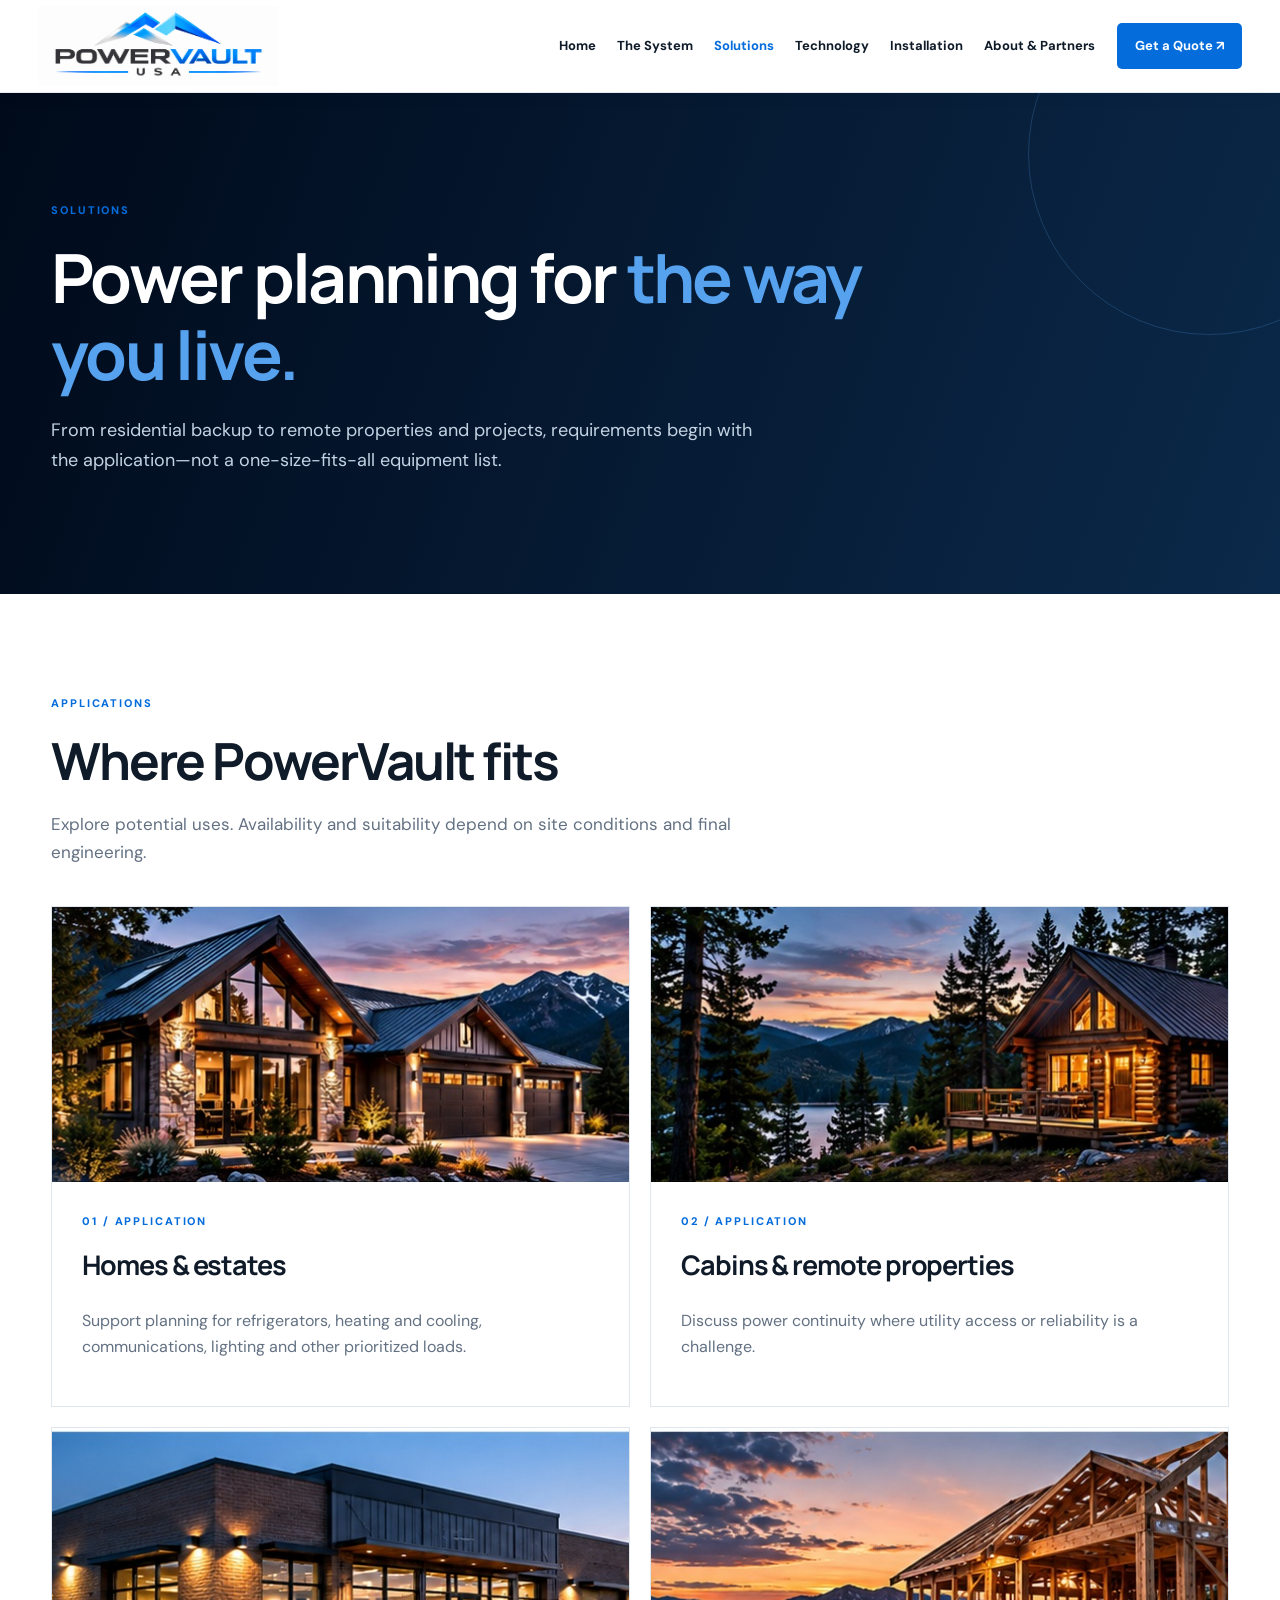
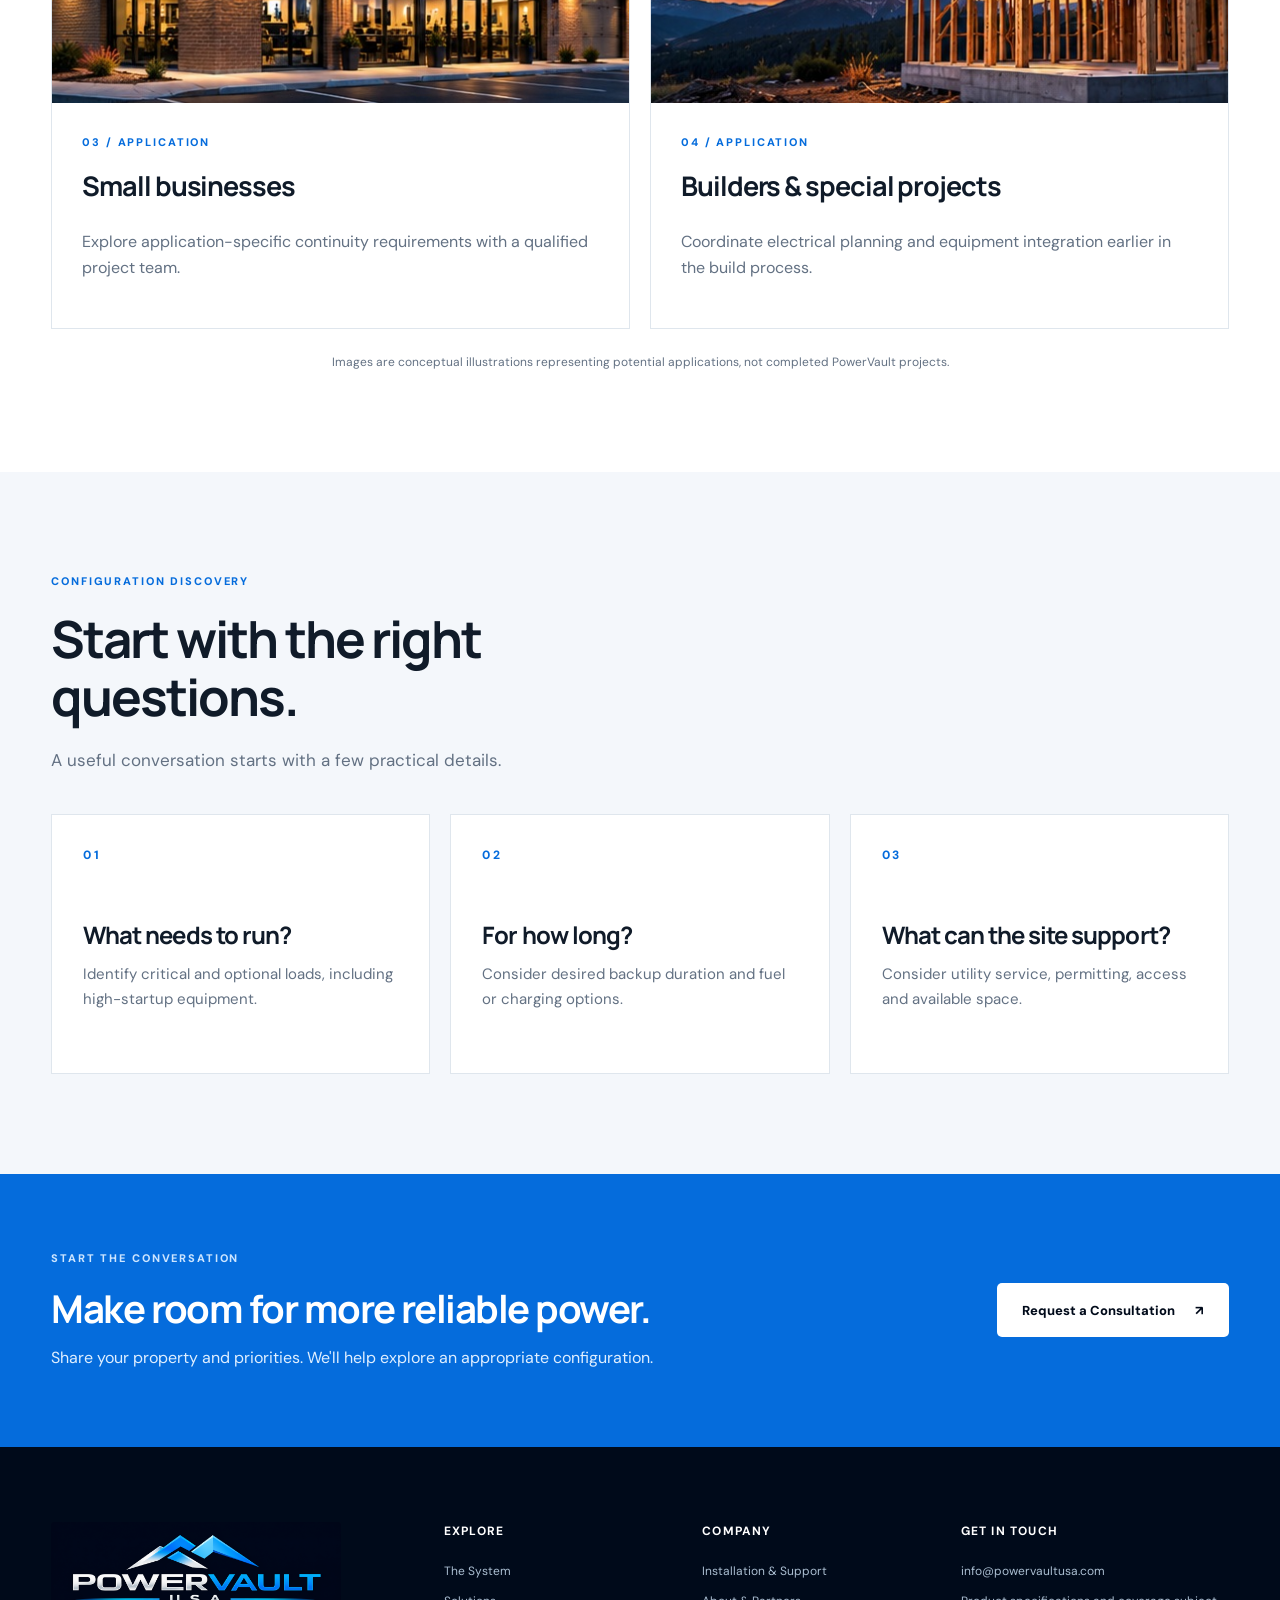
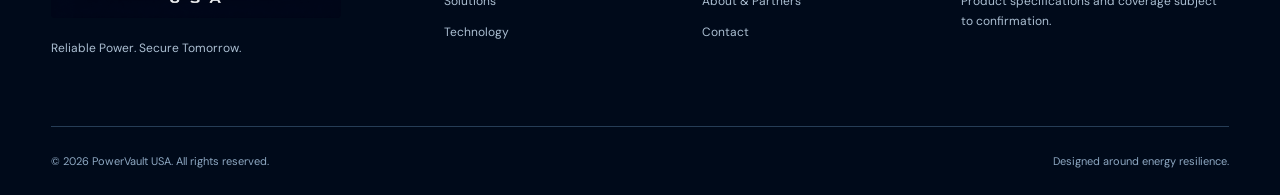
<file: solutions.html>
<!DOCTYPE html>
<html lang="en">

<head>
    <!-- ========================================
         BASIC PAGE SETTINGS
    ========================================= -->
    <meta charset="UTF-8">
    <meta name="viewport" content="width=device-width, initial-scale=1">

    <title>Solutions | PowerVault USA</title>

    <meta
        name="description"
        content="Power planning for homes, cabins, businesses and property developers."
    >

    <!-- Favicons -->
    <link rel="icon" href="images/favicon.ico">
    <link rel="apple-touch-icon" href="images/apple-touch-icon.png">

    <!-- Main Stylesheet -->
    <link rel="stylesheet" href="styles.css">
</head>

<body>

    <!-- Accessibility -->
    <a class="skip-link" href="#main">
        Skip to content
    </a>


    <!-- ========================================
         HEADER / NAVIGATION
    ========================================= -->
    <header class="site-header">

        <div class="nav-container">

            <!-- PowerVault Logo -->
            <a
                class="brand-link"
                href="index.html"
                aria-label="PowerVault USA home"
            >
                <img
                    src="images/white_logo.png"
                    class="nav-logo"
                    alt="PowerVault USA"
                >
            </a>

            <!-- Mobile Navigation Toggle -->
            <button
                class="menu-toggle"
                id="menuToggle"
                type="button"
                aria-label="Open menu"
                aria-controls="navMenu"
                aria-expanded="false"
            >
                <span></span>
                <span></span>
                <span></span>
            </button>

            <!-- Navigation Links -->
            <nav
                class="nav-menu"
                id="navMenu"
                aria-label="Main navigation"
            >
                <a href="index.html">Home</a>

                <a href="system.html">The System</a>

                <a href="solutions.html" aria-current="page">
                    Solutions
                </a>

                <a href="technology.html">Technology</a>

                <a href="installation.html">Installation</a>

                <a href="about.html">About & Partners</a>

                <a href="contact.html" class="nav-cta">
                    Get a Quote
                    <span aria-hidden="true">↗</span>
                </a>
            </nav>

        </div>

    </header>


    <!-- ========================================
         MAIN CONTENT
    ========================================= -->
    <main id="main">


        <!-- ====================================
             PAGE HERO
        ==================================== -->
        <section class="page-hero">

            <div class="shell">

                <span class="eyebrow">
                    SOLUTIONS
                </span>

                <h1>
                    Power planning for
                    <em>the way you live.</em>
                </h1>

                <p>
                    From residential backup to remote properties and
                    projects, requirements begin with the application—not
                    a one-size-fits-all equipment list.
                </p>

            </div>

        </section>


        <!-- ====================================
             APPLICATIONS SECTION
        ==================================== -->
        <section class="section">

            <div class="shell">

                <!-- Section Heading -->
                <div class="section-heading">

                    <span class="eyebrow">
                        APPLICATIONS
                    </span>

                    <h2>Where PowerVault fits</h2>

                    <p>
                        Explore potential uses. Availability and
                        suitability depend on site conditions and
                        final engineering.
                    </p>

                </div>


                <!-- =================================
                     FOUR APPLICATION CARDS
                ================================= -->
                <div class="two-grid">


                    <!-- =============================
                         01 - HOMES & ESTATES
                    ============================== -->
                    <article class="solution-card reveal">

                        <div class="solution-image-container">

                            <img
                                src="images/powervault-homes-estates.jpg"
                                alt="Luxury mountain estate illuminated at dusk"
                                class="solution-image"
                                loading="lazy"
                            >

                        </div>

                        <div class="solution-copy">

                            <span class="eyebrow">
                                01 / APPLICATION
                            </span>

                            <h3>Homes & estates</h3>

                            <p>
                                Support planning for refrigerators,
                                heating and cooling, communications,
                                lighting and other prioritized loads.
                            </p>

                        </div>

                    </article>


                    <!-- =============================
                         02 - CABINS & REMOTE PROPERTIES
                    ============================== -->
                    <article class="solution-card reveal">

                        <div class="solution-image-container">

                            <img
                                src="images/powervault-cabins-remote.jpg"
                                alt="Remote mountain cabin overlooking a forested landscape"
                                class="solution-image"
                                loading="lazy"
                            >

                        </div>

                        <div class="solution-copy">

                            <span class="eyebrow">
                                02 / APPLICATION
                            </span>

                            <h3>Cabins & remote properties</h3>

                            <p>
                                Discuss power continuity where utility
                                access or reliability is a challenge.
                            </p>

                        </div>

                    </article>


                    <!-- =============================
                         03 - SMALL BUSINESSES
                    ============================== -->
                    <article class="solution-card reveal">

                        <div class="solution-image-container">

                            <img
                                src="images/powervault-small-businesses.jpg"
                                alt="Contemporary commercial property illuminated at dusk"
                                class="solution-image"
                                loading="lazy"
                            >

                        </div>

                        <div class="solution-copy">

                            <span class="eyebrow">
                                03 / APPLICATION
                            </span>

                            <h3>Small businesses</h3>

                            <p>
                                Explore application-specific continuity
                                requirements with a qualified project team.
                            </p>

                        </div>

                    </article>


                    <!-- =============================
                         04 - BUILDERS & SPECIAL PROJECTS
                    ============================== -->
                    <article class="solution-card reveal">

                        <div class="solution-image-container">

                            <img
                                src="images/powervault-builders-projects.jpg"
                                alt="Timber-frame construction project in a mountain setting"
                                class="solution-image"
                                loading="lazy"
                            >

                        </div>

                        <div class="solution-copy">

                            <span class="eyebrow">
                                04 / APPLICATION
                            </span>

                            <h3>Builders & special projects</h3>

                            <p>
                                Coordinate electrical planning and
                                equipment integration earlier in the
                                build process.
                            </p>

                        </div>

                    </article>

                </div>

                <p class="concept-disclaimer">
                    Images are conceptual illustrations representing
                    potential applications, not completed PowerVault projects.
                </p>

            </div>

        </section>


        <!-- ====================================
             CONFIGURATION DISCOVERY
        ==================================== -->
        <section class="section section-tint">

            <div class="shell">

                <!-- Section Heading -->
                <div class="section-heading">

                    <span class="eyebrow">
                        CONFIGURATION DISCOVERY
                    </span>

                    <h2>Start with the right questions.</h2>

                    <p>
                        A useful conversation starts with a few
                        practical details.
                    </p>

                </div>


                <!-- Three Information Cards -->
                <div class="three-grid">


                    <!-- Question 01 -->
                    <article class="info-card reveal">

                        <span class="card-num">01</span>

                        <h3>What needs to run?</h3>

                        <p>
                            Identify critical and optional loads,
                            including high-startup equipment.
                        </p>

                    </article>


                    <!-- Question 02 -->
                    <article class="info-card reveal">

                        <span class="card-num">02</span>

                        <h3>For how long?</h3>

                        <p>
                            Consider desired backup duration and
                            fuel or charging options.
                        </p>

                    </article>


                    <!-- Question 03 -->
                    <article class="info-card reveal">

                        <span class="card-num">03</span>

                        <h3>What can the site support?</h3>

                        <p>
                            Consider utility service, permitting,
                            access and available space.
                        </p>

                    </article>

                </div>

            </div>

        </section>


        <!-- ====================================
             CALL TO ACTION
        ==================================== -->
        <section class="cta-strip">

            <div class="shell cta-inner">

                <div>

                    <span class="eyebrow">
                        START THE CONVERSATION
                    </span>

                    <h2>
                        Make room for more reliable power.
                    </h2>

                    <p>
                        Share your property and priorities.
                        We'll help explore an appropriate configuration.
                    </p>

                </div>

                <a
                    class="btn btn-light"
                    href="contact.html"
                >
                    Request a Consultation
                    <span aria-hidden="true">↗</span>
                </a>

            </div>

        </section>

    </main>


    <!-- ========================================
         FOOTER
    ========================================= -->
    <footer class="footer">

        <div class="shell footer-grid">


            <!-- Brand -->
            <div>

                <img
                    class="footer-logo"
                    src="images/powervault-logo-hd.png"
                    alt="PowerVault USA"
                >

                <p>
                    Reliable Power. Secure Tomorrow.
                </p>

            </div>


            <!-- Explore -->
            <div>

                <strong>Explore</strong>

                <a href="system.html">The System</a>
                <a href="solutions.html">Solutions</a>
                <a href="technology.html">Technology</a>

            </div>


            <!-- Company -->
            <div>

                <strong>Company</strong>

                <a href="installation.html">
                    Installation & Support
                </a>

                <a href="about.html">
                    About & Partners
                </a>

                <a href="contact.html">
                    Contact
                </a>

            </div>


            <!-- Contact -->
            <div>

                <strong>Get in touch</strong>

                <a href="mailto:info@powervaultusa.com">
                    info@powervaultusa.com
                </a>

                <span>
                    Product specifications and coverage
                    subject to confirmation.
                </span>

            </div>

        </div>


        <!-- Footer Bottom -->
        <div class="shell footer-bottom">

            <span>
                © <span id="currentYear"></span>
                PowerVault USA. All rights reserved.
            </span>

            <span>
                Designed around energy resilience.
            </span>

        </div>

    </footer>


    <!-- ========================================
         JAVASCRIPT
    ========================================= -->
    <script src="script.js" defer></script>

</body>
</html>
</file>
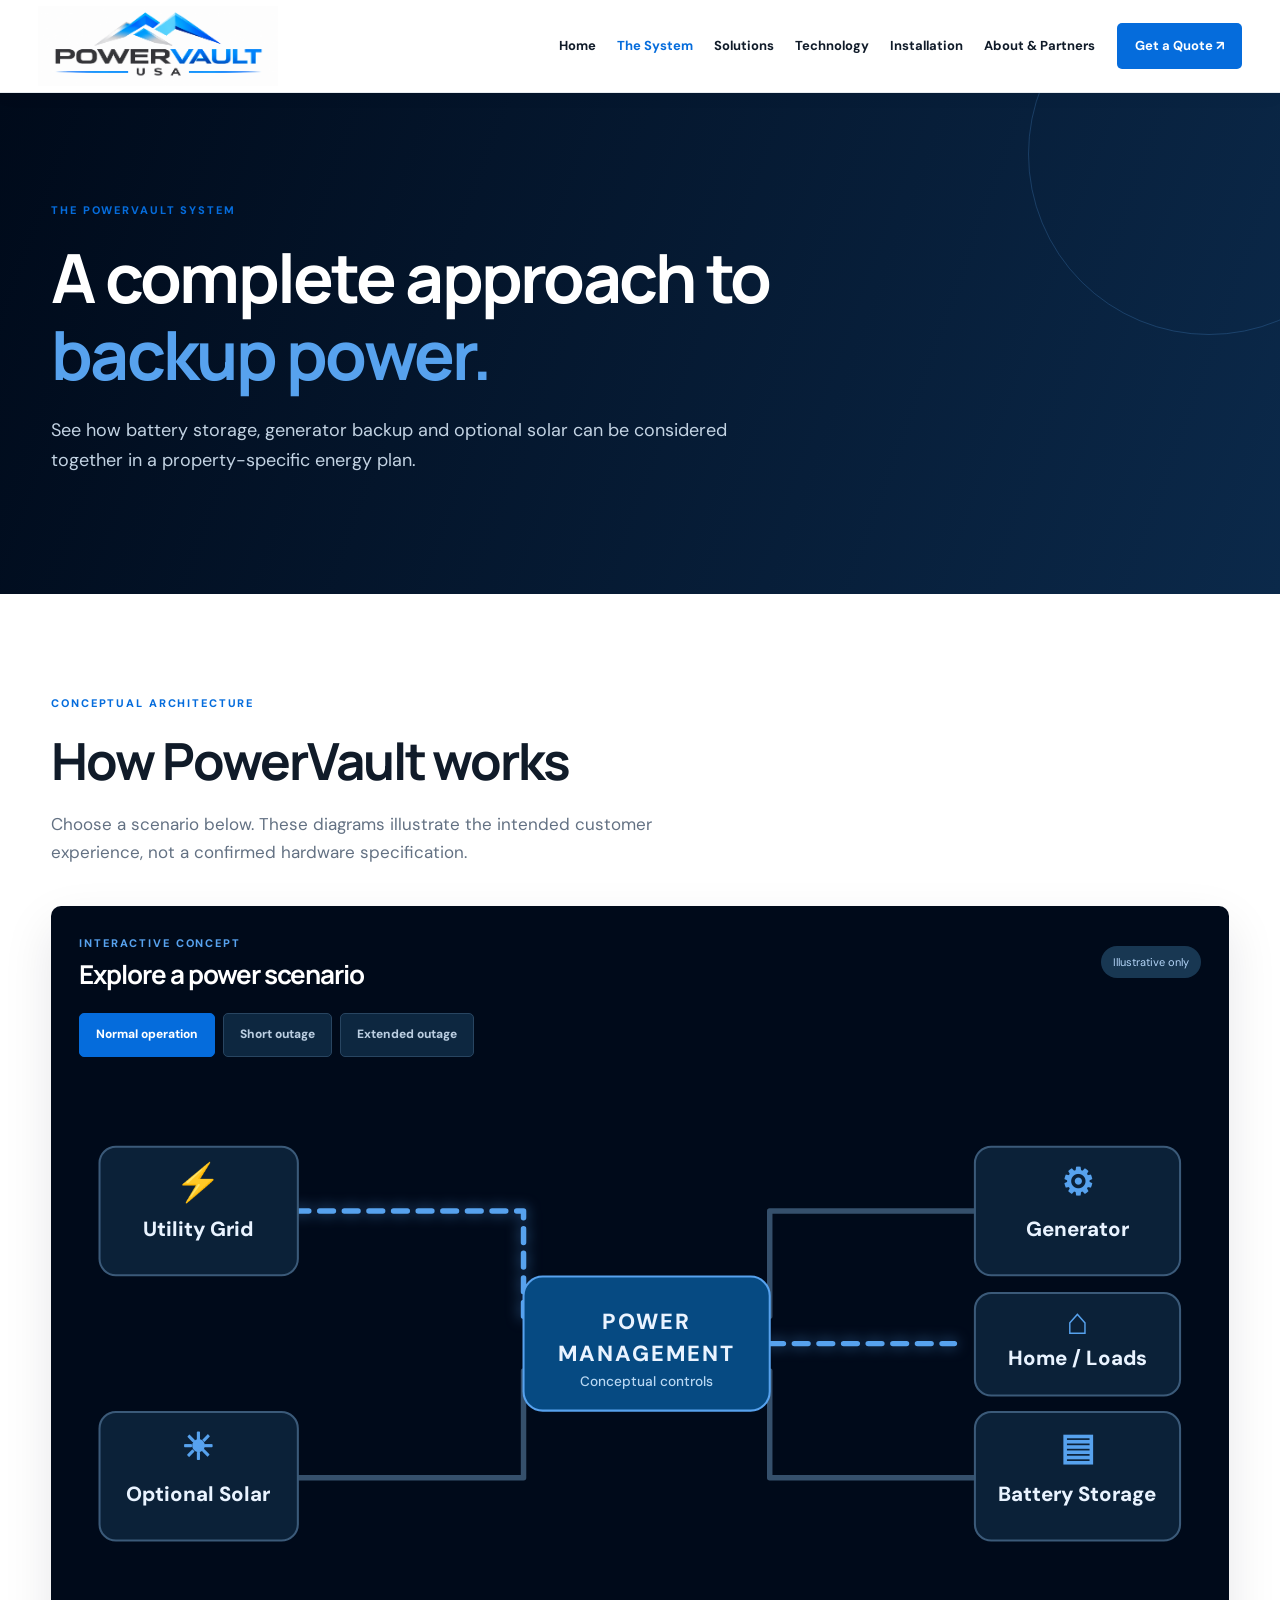
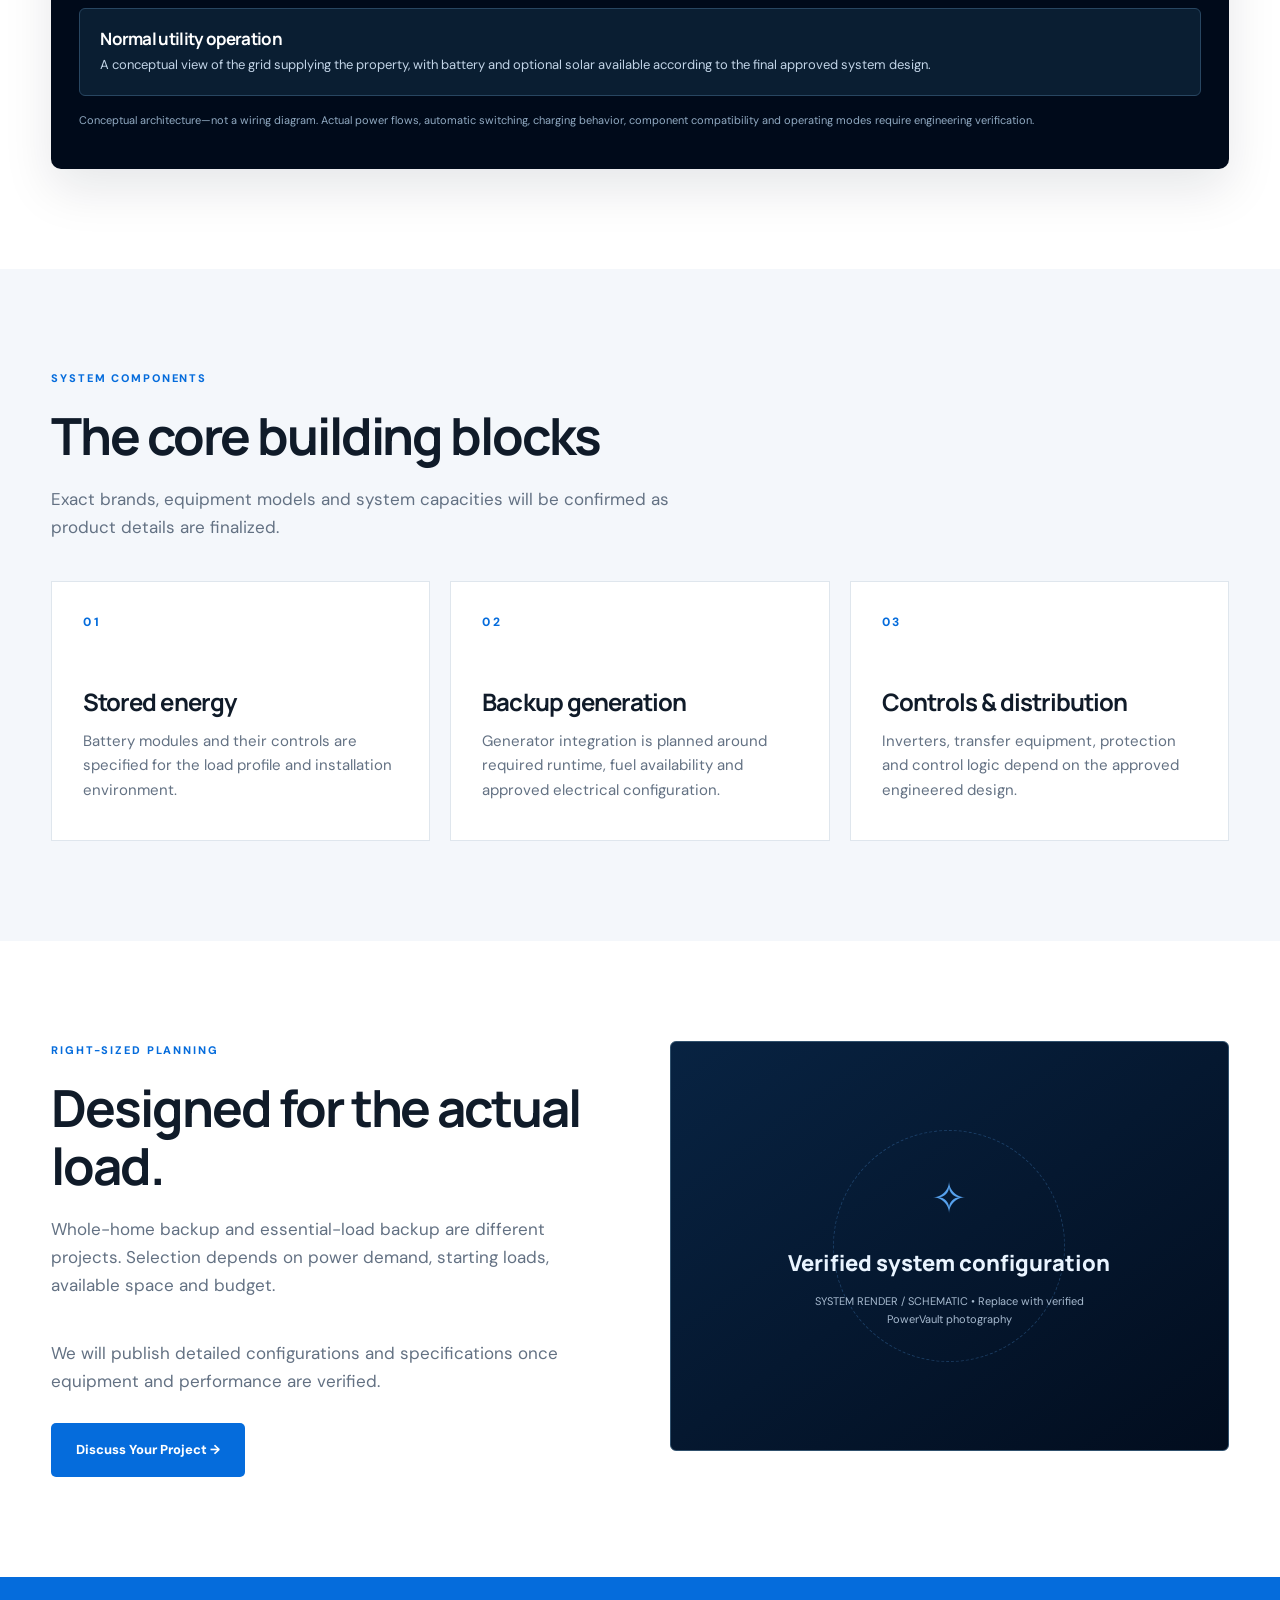
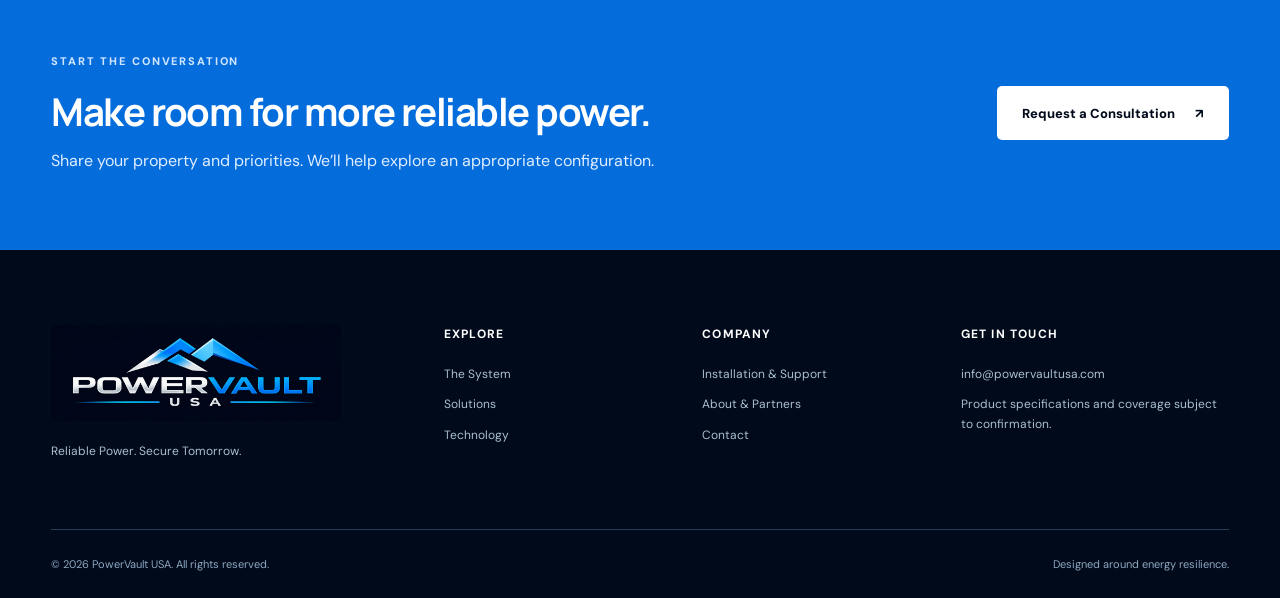
<file: system.html>
<!DOCTYPE html>
<html lang="en"><head><meta charset="UTF-8"><meta name="viewport" content="width=device-width, initial-scale=1">
<title>The PowerVault System | PowerVault USA</title><meta name="description" content="Explore a conceptual approach to integrating battery, generator and solar backup power.">
<link rel="icon" href="images/favicon.ico"><link rel="apple-touch-icon" href="images/apple-touch-icon.png"><link rel="stylesheet" href="styles.css">
</head><body><a class="skip-link" href="#main">Skip to content</a>
<header class="site-header"><div class="nav-container"><a class="brand-link" href="index.html" aria-label="PowerVault USA home"><img src="images/white_logo.png" class="nav-logo" alt="PowerVault USA"></a>
<button class="menu-toggle" id="menuToggle" type="button" aria-label="Open menu" aria-controls="navMenu" aria-expanded="false"><span></span><span></span><span></span></button>
<nav class="nav-menu" id="navMenu" aria-label="Main navigation"><a href="index.html" >Home</a><a href="system.html" aria-current="page">The System</a><a href="solutions.html" >Solutions</a><a href="technology.html" >Technology</a><a href="installation.html" >Installation</a><a href="about.html" >About & Partners</a><a href="contact.html" class="nav-cta" >Get a Quote <span aria-hidden="true">↗</span></a></nav></div></header>
<main id="main"><section class="page-hero"><div class="shell"><span class="eyebrow">THE POWERVAULT SYSTEM</span><h1>A complete approach to <em>backup power.</em></h1><p>See how battery storage, generator backup and optional solar can be considered together in a property-specific energy plan.</p></div></section><section class="section"><div class="shell"><div class="section-heading "><span class="eyebrow">CONCEPTUAL ARCHITECTURE</span><h2>How PowerVault works</h2><p>Choose a scenario below. These diagrams illustrate the intended customer experience, not a confirmed hardware specification.</p></div><div class="diagram-card reveal" id="scenarioDiagram" data-mode="normal"><div class="diagram-toolbar"><div><span class="eyebrow">INTERACTIVE CONCEPT</span><h3>Explore a power scenario</h3></div><span class="concept-pill">Illustrative only</span></div><div class="scenario-tabs" role="group" aria-label="Choose power scenario"><button class="scenario-btn is-active" type="button" data-mode="normal" aria-pressed="true">Normal operation</button><button class="scenario-btn" type="button" data-mode="outage" aria-pressed="false">Short outage</button><button class="scenario-btn" type="button" data-mode="extended" aria-pressed="false">Extended outage</button></div><div class="diagram-scroll"><svg class="system-svg" viewBox="0 0 820 385" role="img" aria-labelledby="diagramTitle diagramDesc"><title id="diagramTitle">Conceptual PowerVault system diagram</title><desc id="diagramDesc">Utility, solar, generator and battery connect through a conceptual power management center to a home. Select modes to highlight illustrative energy paths.</desc>
<g class="flow-lines"><path class="path path-grid" d="M122 95 H325 V172"/><path class="path path-solar" d="M122 290 H325 V212"/><path class="path path-gen" d="M700 95 H505 V172"/><path class="path path-battery" d="M700 290 H505 V212"/><path class="path path-load" d="M505 192 H640"/></g>
<g class="diagram-node" transform="translate(15 48)"><rect width="145" height="94" rx="12"/><text x="72" y="35" text-anchor="middle" class="node-icon">⚡</text><text x="72" y="65" text-anchor="middle">Utility Grid</text></g>
<g class="diagram-node" transform="translate(15 242)"><rect width="145" height="94" rx="12"/><text x="72" y="35" text-anchor="middle" class="node-icon">☀</text><text x="72" y="65" text-anchor="middle">Optional Solar</text></g>
<g class="diagram-node" transform="translate(325 143)"><rect width="180" height="98" rx="14" class="hub"/><text x="90" y="38" text-anchor="middle" class="hub-heading">POWER</text><text x="90" y="62" text-anchor="middle" class="hub-heading">MANAGEMENT</text><text x="90" y="80" text-anchor="middle" class="hub-detail">Conceptual controls</text></g>
<g class="diagram-node" transform="translate(655 48)"><rect width="150" height="94" rx="12"/><text x="75" y="35" text-anchor="middle" class="node-icon">⚙</text><text x="75" y="65" text-anchor="middle">Generator</text></g>
<g class="diagram-node" transform="translate(655 242)"><rect width="150" height="94" rx="12"/><text x="75" y="35" text-anchor="middle" class="node-icon">▤</text><text x="75" y="65" text-anchor="middle">Battery Storage</text></g>
<g class="diagram-node" transform="translate(655 155)"><rect width="150" height="75" rx="12"/><text x="75" y="30" text-anchor="middle" class="node-icon">⌂</text><text x="75" y="53" text-anchor="middle">Home / Loads</text></g></svg></div><div class="scenario-caption" aria-live="polite"><h4 id="scenarioTitle">Normal utility operation</h4><p id="scenarioText">A conceptual view of the grid supplying the property, with battery and optional solar available according to the final approved system design.</p></div><p class="fine-print">Conceptual architecture—not a wiring diagram. Actual power flows, automatic switching, charging behavior, component compatibility and operating modes require engineering verification.</p></div></div></section><section class="section section-tint"><div class="shell"><div class="section-heading "><span class="eyebrow">SYSTEM COMPONENTS</span><h2>The core building blocks</h2><p>Exact brands, equipment models and system capacities will be confirmed as product details are finalized.</p></div><div class="three-grid"><article class="info-card reveal"><span class="card-num">01</span><h3>Stored energy</h3><p>Battery modules and their controls are specified for the load profile and installation environment.</p></article><article class="info-card reveal"><span class="card-num">02</span><h3>Backup generation</h3><p>Generator integration is planned around required runtime, fuel availability and approved electrical configuration.</p></article><article class="info-card reveal"><span class="card-num">03</span><h3>Controls & distribution</h3><p>Inverters, transfer equipment, protection and control logic depend on the approved engineered design.</p></article></div></div></section><section class="section"><div class="shell split-grid"><div><div class="section-heading "><span class="eyebrow">RIGHT-SIZED PLANNING</span><h2>Designed for the actual load.</h2><p>Whole-home backup and essential-load backup are different projects. Selection depends on power demand, starting loads, available space and budget.</p></div><p class="body-copy">We will publish detailed configurations and specifications once equipment and performance are verified.</p><a href="contact.html" class="btn btn-primary">Discuss Your Project →</a></div><div class="visual-placeholder tall reveal" role="img" aria-label="Placeholder: Verified system configuration"><span class="placeholder-icon">✧</span><strong>Verified system configuration</strong><small>SYSTEM RENDER / SCHEMATIC • Replace with verified PowerVault photography</small></div></div></section><section class="cta-strip"><div class="shell cta-inner"><div><span class="eyebrow">START THE CONVERSATION</span><h2>Make room for more reliable power.</h2><p>Share your property and priorities. We’ll help explore an appropriate configuration.</p></div><a class="btn btn-light" href="contact.html">Request a Consultation <span aria-hidden="true">↗</span></a></div></section></main><footer class="footer"><div class="shell footer-grid"><div><img class="footer-logo" src="images/powervault-logo-hd.png" alt="PowerVault USA"><p>Reliable Power. Secure Tomorrow.</p></div><div><strong>Explore</strong><a href="system.html">The System</a><a href="solutions.html">Solutions</a><a href="technology.html">Technology</a></div><div><strong>Company</strong><a href="installation.html">Installation & Support</a><a href="about.html">About & Partners</a><a href="contact.html">Contact</a></div><div><strong>Get in touch</strong><a href="mailto:info@powervaultusa.com">info@powervaultusa.com</a><span>Product specifications and coverage subject to confirmation.</span></div></div><div class="shell footer-bottom"><span>© <span id="currentYear"></span> PowerVault USA. All rights reserved.</span><span>Designed around energy resilience.</span></div></footer><script src="script.js" defer></script></body></html>
</file>
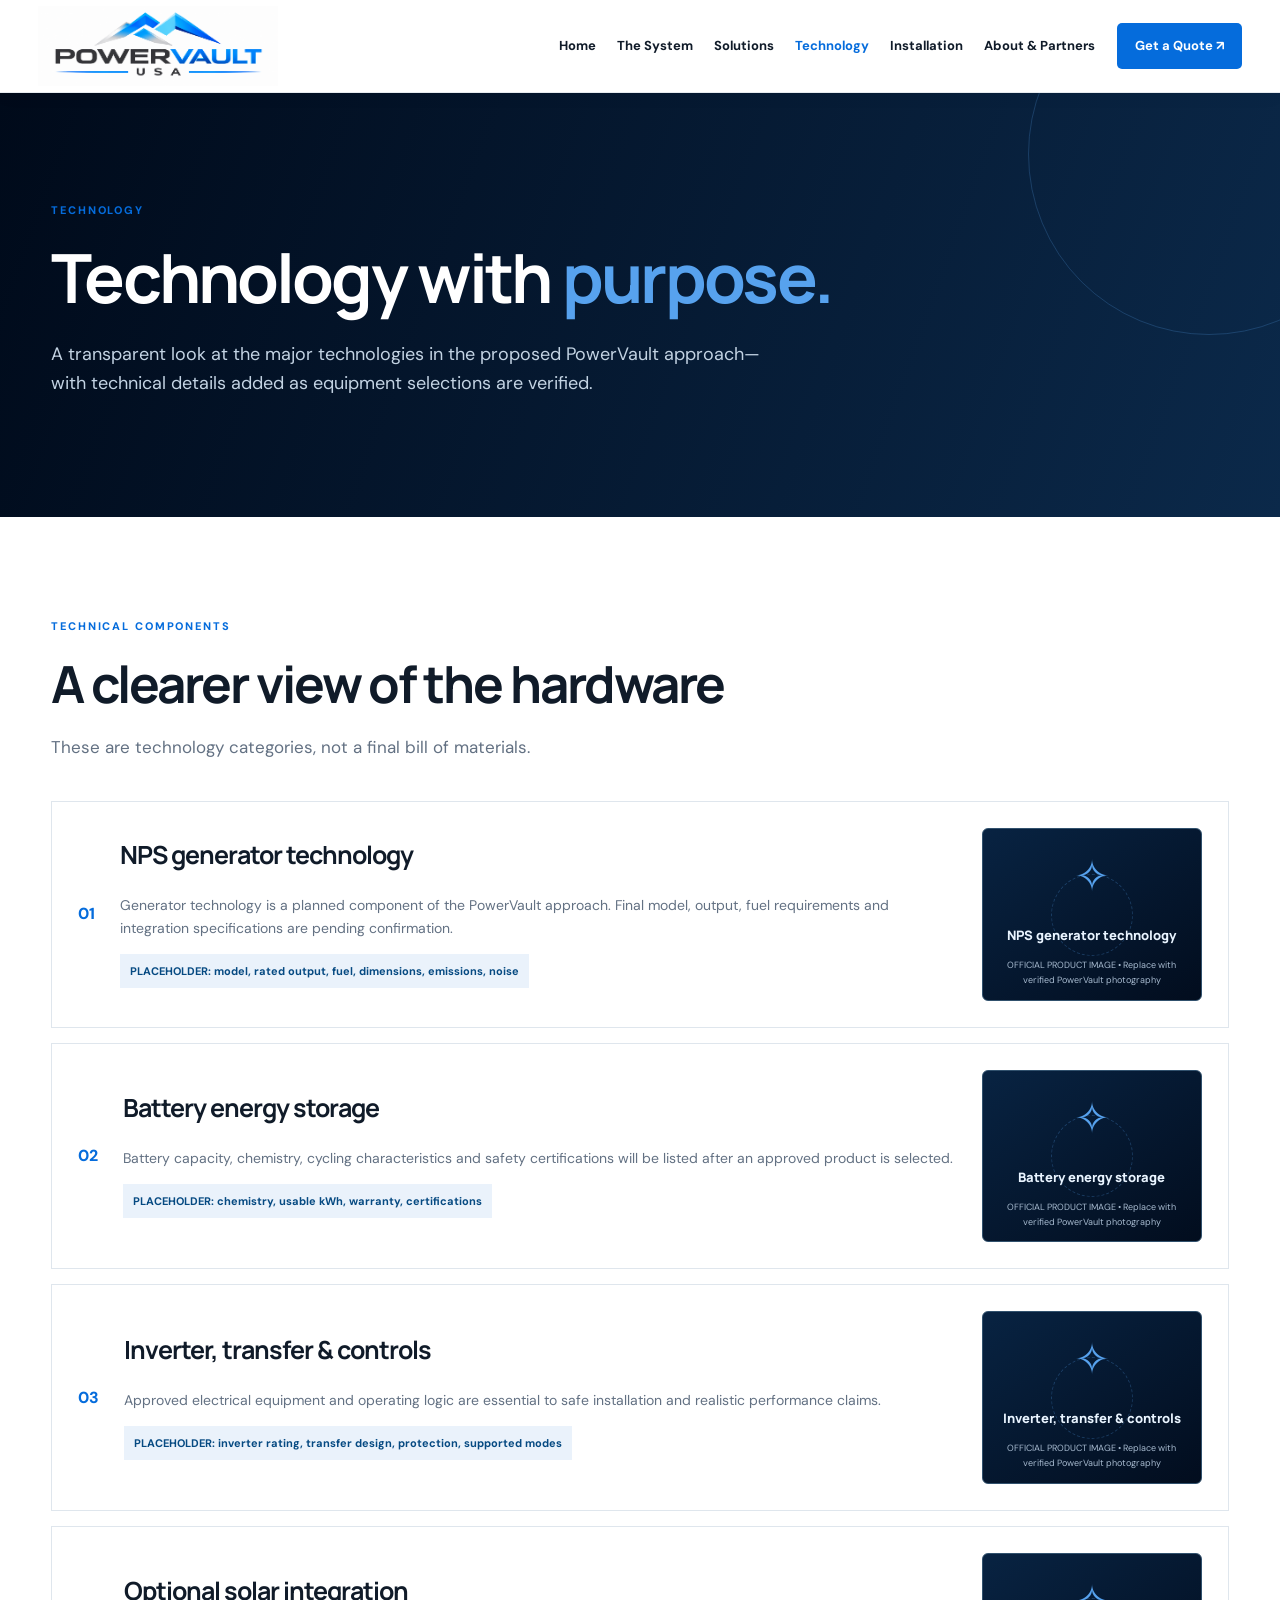
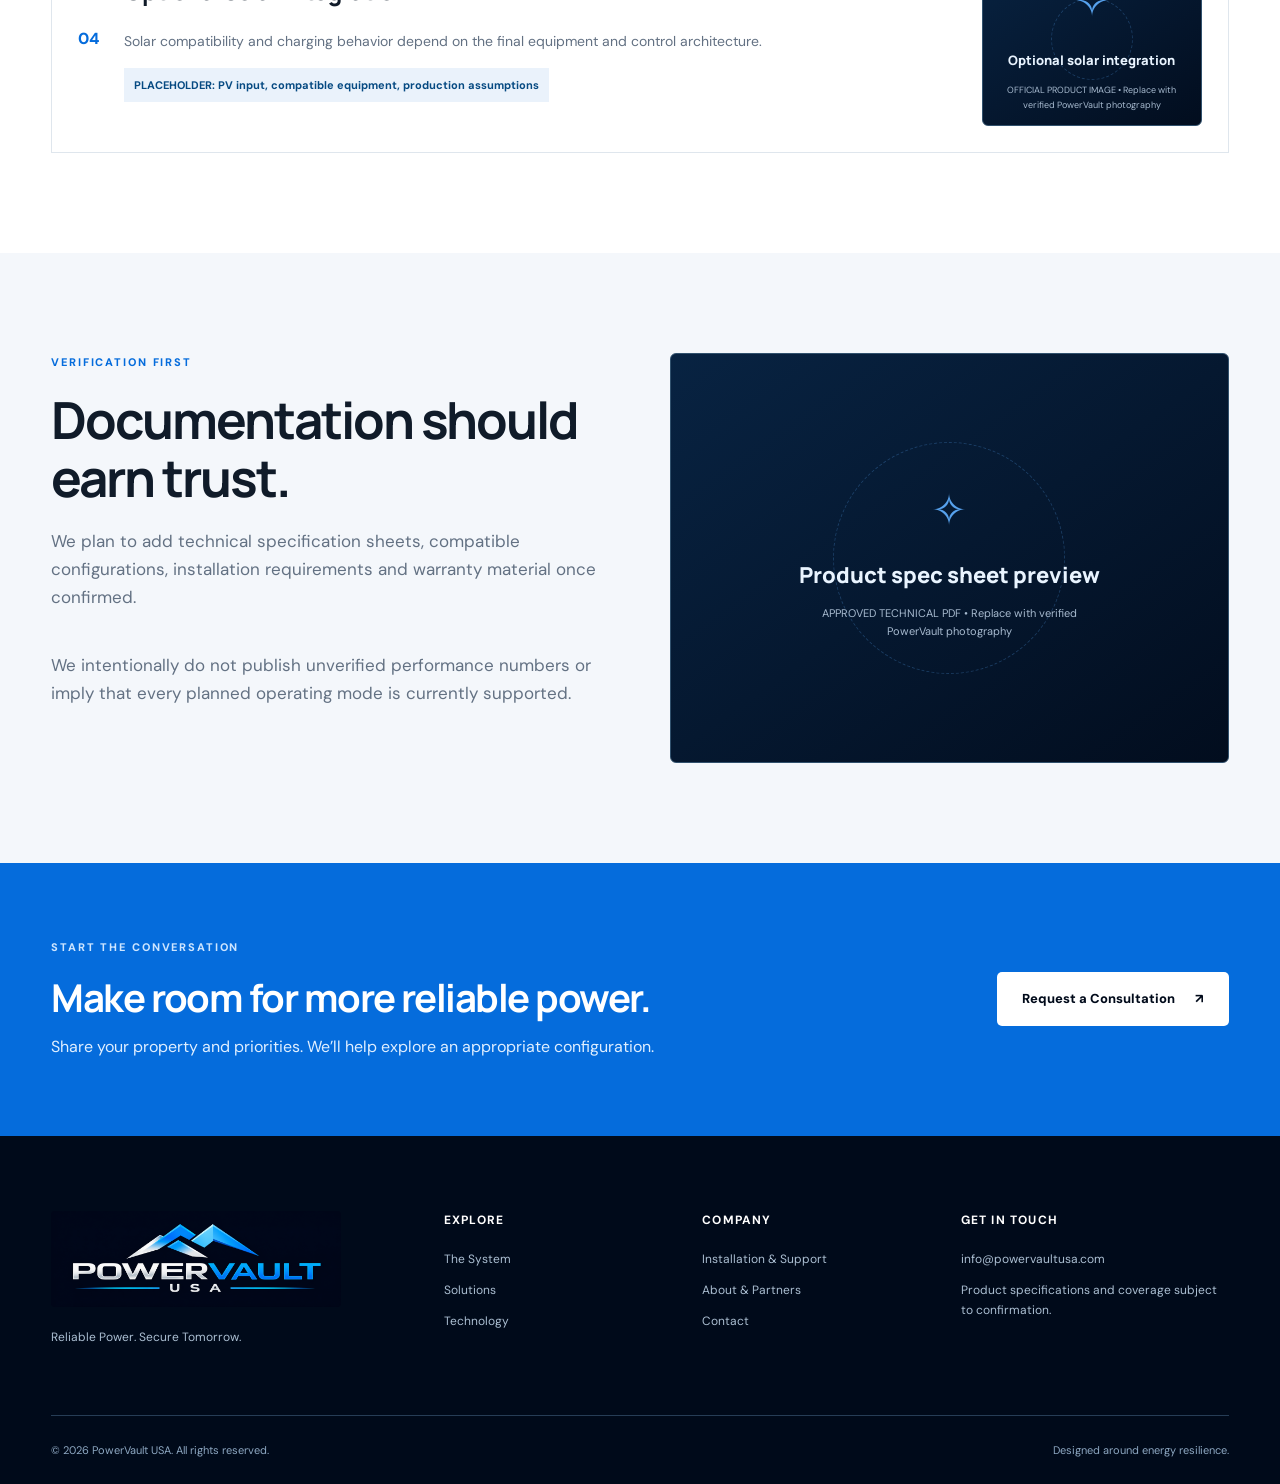
<file: technology.html>
<!DOCTYPE html>
<html lang="en"><head><meta charset="UTF-8"><meta name="viewport" content="width=device-width, initial-scale=1">
<title>Technology | PowerVault USA</title><meta name="description" content="Explore PowerVault planned generator, battery, inverter, control and solar technologies.">
<link rel="icon" href="images/favicon.ico"><link rel="apple-touch-icon" href="images/apple-touch-icon.png"><link rel="stylesheet" href="styles.css">
</head><body><a class="skip-link" href="#main">Skip to content</a>
<header class="site-header"><div class="nav-container"><a class="brand-link" href="index.html" aria-label="PowerVault USA home"><img src="images/white_logo.png" class="nav-logo" alt="PowerVault USA"></a>
<button class="menu-toggle" id="menuToggle" type="button" aria-label="Open menu" aria-controls="navMenu" aria-expanded="false"><span></span><span></span><span></span></button>
<nav class="nav-menu" id="navMenu" aria-label="Main navigation"><a href="index.html" >Home</a><a href="system.html" >The System</a><a href="solutions.html" >Solutions</a><a href="technology.html" aria-current="page">Technology</a><a href="installation.html" >Installation</a><a href="about.html" >About & Partners</a><a href="contact.html" class="nav-cta" >Get a Quote <span aria-hidden="true">↗</span></a></nav></div></header>
<main id="main"><section class="page-hero"><div class="shell"><span class="eyebrow">TECHNOLOGY</span><h1>Technology with <em>purpose.</em></h1><p>A transparent look at the major technologies in the proposed PowerVault approach—with technical details added as equipment selections are verified.</p></div></section><section class="section"><div class="shell"><div class="section-heading "><span class="eyebrow">TECHNICAL COMPONENTS</span><h2>A clearer view of the hardware</h2><p>These are technology categories, not a final bill of materials.</p></div><div class="technology-list"><article class="tech-row reveal"><div class="tech-number">01</div><div><h3>NPS generator technology</h3><p>Generator technology is a planned component of the PowerVault approach. Final model, output, fuel requirements and integration specifications are pending confirmation.</p><span class="spec-placeholder">PLACEHOLDER: model, rated output, fuel, dimensions, emissions, noise</span></div><div class="visual-placeholder mini reveal" role="img" aria-label="Placeholder: NPS generator technology"><span class="placeholder-icon">✧</span><strong>NPS generator technology</strong><small>OFFICIAL PRODUCT IMAGE • Replace with verified PowerVault photography</small></div></article><article class="tech-row reveal"><div class="tech-number">02</div><div><h3>Battery energy storage</h3><p>Battery capacity, chemistry, cycling characteristics and safety certifications will be listed after an approved product is selected.</p><span class="spec-placeholder">PLACEHOLDER: chemistry, usable kWh, warranty, certifications</span></div><div class="visual-placeholder mini reveal" role="img" aria-label="Placeholder: Battery energy storage"><span class="placeholder-icon">✧</span><strong>Battery energy storage</strong><small>OFFICIAL PRODUCT IMAGE • Replace with verified PowerVault photography</small></div></article><article class="tech-row reveal"><div class="tech-number">03</div><div><h3>Inverter, transfer & controls</h3><p>Approved electrical equipment and operating logic are essential to safe installation and realistic performance claims.</p><span class="spec-placeholder">PLACEHOLDER: inverter rating, transfer design, protection, supported modes</span></div><div class="visual-placeholder mini reveal" role="img" aria-label="Placeholder: Inverter, transfer &amp; controls"><span class="placeholder-icon">✧</span><strong>Inverter, transfer & controls</strong><small>OFFICIAL PRODUCT IMAGE • Replace with verified PowerVault photography</small></div></article><article class="tech-row reveal"><div class="tech-number">04</div><div><h3>Optional solar integration</h3><p>Solar compatibility and charging behavior depend on the final equipment and control architecture.</p><span class="spec-placeholder">PLACEHOLDER: PV input, compatible equipment, production assumptions</span></div><div class="visual-placeholder mini reveal" role="img" aria-label="Placeholder: Optional solar integration"><span class="placeholder-icon">✧</span><strong>Optional solar integration</strong><small>OFFICIAL PRODUCT IMAGE • Replace with verified PowerVault photography</small></div></article></div></div></section><section class="section section-tint"><div class="shell split-grid"><div><div class="section-heading "><span class="eyebrow">VERIFICATION FIRST</span><h2>Documentation should earn trust.</h2><p>We plan to add technical specification sheets, compatible configurations, installation requirements and warranty material once confirmed.</p></div><p class="body-copy">We intentionally do not publish unverified performance numbers or imply that every planned operating mode is currently supported.</p></div><div class="visual-placeholder tall reveal" role="img" aria-label="Placeholder: Product spec sheet preview"><span class="placeholder-icon">✧</span><strong>Product spec sheet preview</strong><small>APPROVED TECHNICAL PDF • Replace with verified PowerVault photography</small></div></div></section><section class="cta-strip"><div class="shell cta-inner"><div><span class="eyebrow">START THE CONVERSATION</span><h2>Make room for more reliable power.</h2><p>Share your property and priorities. We’ll help explore an appropriate configuration.</p></div><a class="btn btn-light" href="contact.html">Request a Consultation <span aria-hidden="true">↗</span></a></div></section></main><footer class="footer"><div class="shell footer-grid"><div><img class="footer-logo" src="images/powervault-logo-hd.png" alt="PowerVault USA"><p>Reliable Power. Secure Tomorrow.</p></div><div><strong>Explore</strong><a href="system.html">The System</a><a href="solutions.html">Solutions</a><a href="technology.html">Technology</a></div><div><strong>Company</strong><a href="installation.html">Installation & Support</a><a href="about.html">About & Partners</a><a href="contact.html">Contact</a></div><div><strong>Get in touch</strong><a href="mailto:info@powervaultusa.com">info@powervaultusa.com</a><span>Product specifications and coverage subject to confirmation.</span></div></div><div class="shell footer-bottom"><span>© <span id="currentYear"></span> PowerVault USA. All rights reserved.</span><span>Designed around energy resilience.</span></div></footer><script src="script.js" defer></script></body></html>
</file>
<file: styles.css>
@import url("https://fonts.googleapis.com/css2?family=DM+Sans:wght@400;500;600;700;800&family=Manrope:wght@400;500;600;700;800&display=swap");

/* ===== GLOBAL TOKENS & RESET ===== */
:root {
    --navy: #000a1a;
    --navy2: #06162b;
    --blue: #056cdc;
    --highlight: #57a2ee;
    --shade: #064a82;
    --silver: #dfe1e4;
    --ink: #101b29;
    --muted: #637183;
    --light: #f4f7fb;
    --border: #dfe6ed;
    --shell: 1200px;
}

* {
    box-sizing: border-box;
}

html {
    scroll-behavior: smooth;
}

body {
    margin: 0;
    font-family: "DM Sans",Arial,sans-serif;
    color: var(--ink);
    background: #fff;
    line-height: 1.65;
}

h1,h2,h3,h4,p {
    margin-top: 0;
}

h1,h2,h3,h4 {
    font-family: Manrope,Arial,sans-serif;
    line-height: 1.13;
    letter-spacing: -.04em;
}

a {
    color: inherit;
    text-decoration: none;
}

img {
    display: block;
    max-width: 100%;
}

button,input,select,textarea {
    font: inherit;
}

button {
    cursor: pointer;
}

a:focus-visible,button:focus-visible,input:focus-visible,select:focus-visible,textarea:focus-visible {
    outline: 3px solid var(--highlight);
    outline-offset: 3px;
}

.shell {
    width: min(92%,var(--shell));
    margin-inline: auto;
}

.skip-link {
    position: absolute;
    top: -90px;
    left: 20px;
    z-index: 9999;
    padding: 12px;
    background: #fff;
    color: #000;
}

.skip-link:focus {
    top: 15px;
}

/* ===== HEADER & NAVIGATION ===== */
.site-header {
    position: sticky;
    top: 0;
    z-index: 50;
    background: #fff;
    border-bottom: 1px solid #e7ebef;
    box-shadow: 0 4px 18px #00000008;
}

.nav-container {
    width: min(94%,1320px);
    height: 92px;
    margin: auto;
    display: flex;
    align-items: center;
    justify-content: space-between;
    gap: 16px;
}

.brand-link {
    display: flex;
    align-items: center;
    flex: 0 0 auto;
    justify-content: center;
    padding: 0;
    background: transparent;
    border-radius: 0;
    overflow: visible;
}

.nav-logo {
    display: block;
    width: 240px;
    max-width: 100%;
    height: auto;
    object-fit: contain;
}

.nav-menu {
    display: flex;
    align-items: center;
    gap: clamp(12px,1.65vw,27px);
}

.nav-menu>a {
    font-size: 13px;
    font-weight: 700;
    white-space: nowrap;
    transition: color .2s;
}

.nav-menu>a:hover,.nav-menu>a[aria-current=page]:not(.nav-cta) {
    color: var(--blue);
}

.nav-menu .nav-cta {
    padding: 12px 18px;
    background: var(--blue);
    border-radius: 5px;
    color: #fff;
}

.nav-menu .nav-cta:hover {
    background: var(--shade);
    color: #fff;
}

.menu-toggle {
    display: none;
    border: 0;
    background: none;
    padding: 9px;
}

.menu-toggle span {
    display: block;
    width: 27px;
    height: 2px;
    background: var(--navy);
    margin: 6px;
}

/* ===== TYPOGRAPHY & BUTTONS ===== */
.eyebrow {
    display: block;
    font-size: 11px;
    font-weight: 800;
    letter-spacing: .17em;
    text-transform: uppercase;
    color: var(--blue);
    margin-bottom: 20px;
}

.btn {
    display: inline-flex;
    align-items: center;
    justify-content: center;
    gap: 20px;
    min-height: 54px;
    padding: 13px 24px;
    font-weight: 800;
    font-size: 13px;
    border-radius: 5px;
    border: 1px solid transparent;
    transition: transform .25s,background .25s,color .25s;
}

.btn:hover {
    transform: translateY(-3px);
}

.btn-primary {
    background: var(--blue);
    color: #fff;
}

.btn-primary:hover {
    background: var(--shade);
}

.btn-outline {
    border-color: #8190a5;
    color: #fff;
}

.btn-outline:hover {
    background: #ffffff14;
}

.btn-light {
    background: #fff;
    color: var(--navy);
}

/* ===== HOMEPAGE HERO ===== */
.hero {
    min-height: 670px;
    display: flex;
    align-items: center;
    position: relative;
    overflow: hidden;
    background: radial-gradient(circle at 83% 35%,#103c68 0%,transparent 40%),linear-gradient(110deg,#000a1a 8%,#06182f 65%,#0b243e 100%);
    color: white;
}

.hero-glow {
    position: absolute;
    right: -220px;
    bottom: -330px;
    width: 700px;
    height: 700px;
    border-radius: 50%;
    background: #056cdc20;
    filter: blur(50px);
}

.hero-grid {
    position: relative;
    display: grid;
    grid-template-columns: 1.1fr .9fr;
    align-items: center;
    gap: 55px;
    padding: 95px 0;
}

.hero h1 {
    font-size: clamp(44px,5.4vw,76px);
    max-width: 790px;
    margin-bottom: 27px;
}

.hero h1 em,.page-hero h1 em {
    font-style: normal;
    color: var(--highlight);
}

.hero-copy>p {
    max-width: 620px;
    color: #c7d7e7;
    font-size: 18px;
}

.hero-actions {
    display: flex;
    flex-wrap: wrap;
    gap: 12px;
    margin: 30px 0 34px;
}

.hero-facts {
    display: flex;
    flex-wrap: wrap;
    gap: 10px 19px;
    font-size: 11px;
    font-weight: 700;
    text-transform: uppercase;
    letter-spacing: .08em;
    color: #9fb3c7;
}

.hero-facts span:before {
    content: "•";
    color: var(--highlight);
    margin-right: 10px;
}

.hero-art-frame {
    border: 1px solid #315274;
    padding: 23px;
    background: linear-gradient(150deg,#ffffff0b,#ffffff02);
    box-shadow: 0 20px 65px #0004;
    border-radius: 10px;
}

.art-topline,.art-bottomline {
    display: flex;
    justify-content: space-between;
    gap: 10px;
    font-size: 9px;
    letter-spacing: .12em;
    color: #a9c4dd;
    font-weight: 800;
}

.art-bottomline {
    font-size: 11px;
}

.art-bottomline span {
    color: var(--highlight);
}

.power-orbit {
    height: 350px;
    position: relative;
    display: grid;
    place-items: center;
    isolation: isolate;
}

.orbit-ring {
    position: absolute;
    width: 220px;
    height: 220px;
    border-radius: 50%;
    border: 1px solid #57a2ee5c;
    box-shadow: inset 0 0 22px #056cdc22,0 0 26px #056cdc19;
}

.orbit-one {
    animation: orbitPulse 5s ease-in-out infinite;
}

.orbit-two {
    width: 295px;
    height: 295px;
    border-style: dashed;
    border-color: #57a2ee2d;
    animation: spin 80s linear infinite;
}

.orbit-center {
    width: 150px;
    height: 150px;
    border-radius: 50%;
    background: radial-gradient(circle at 30% 25%,#2289ed,#064a82 65%,#001a38);
    box-shadow: 0 0 80px #056cdc80;
    display: flex;
    align-items: center;
    justify-content: center;
    flex-direction: column;
    font: bold 63px Manrope;
    letter-spacing: -.12em;
    padding-right: 13px;
}

.orbit-center>span {
    font: 700 9px "DM Sans";
    letter-spacing: .25em;
    padding-left: 16px;
    margin-top: -9px;
}

.orbit-label {
    position: absolute;
    color: #c5e3ff;
    font-size: 10px;
    font-weight: 800;
    letter-spacing: .12em;
    padding: 7px 10px;
    background: #001426;
    border: 1px solid #315274;
    border-radius: 2px;
}

.orbit-label-a {
    top: 32px;
    left: 2%;
}

.orbit-label-b {
    top: 95px;
    right: 0;
}

.orbit-label-c {
    bottom: 50px;
    left: 0;
}

.art-disclaimer {
    font-size: 10px;
    display: block;
    margin-top: 12px;
    color: #a5bdd3;
    text-align: right;
}

/* ===== SHARED SECTIONS & CARDS ===== */
.trust-band {
    border-bottom: 1px solid var(--border);
    background: #f8fafc;
}

.trust-band .shell {
    padding: 20px 0;
    display: flex;
    align-items: center;
    justify-content: space-between;
    gap: 20px;
    flex-wrap: wrap;
}

.trust-band span {
    font-size: 10px;
    letter-spacing: .12em;
    color: #4b6179;
    font-weight: 800;
}

.trust-band span:first-child {
    color: var(--blue);
}

.section {
    padding: 100px 0;
}

.section-tint {
    background: var(--light);
}

.section-dark {
    background: var(--navy);
    color: #fff;
}

.section-heading {
    max-width: 680px;
    margin-bottom: 40px;
}

.section-heading h2 {
    font-size: clamp(35px,4vw,56px);
    margin-bottom: 20px;
}

.section-heading>p {
    color: var(--muted);
    font-size: 17px;
}

.section-dark .section-heading>p {
    color: #b8c9d9;
}

.accent {
    color: var(--blue);
}

.three-grid,.four-grid,.two-grid {
    display: grid;
    gap: 20px;
}

.three-grid {
    grid-template-columns: repeat(3,1fr);
}

.four-grid {
    grid-template-columns: repeat(4,1fr);
}

.two-grid {
    grid-template-columns: repeat(2,1fr);
}

.info-card {
    min-height: 260px;
    padding: 31px;
    border: 1px solid var(--border);
    background: #fff;
    transition: transform .25s,box-shadow .25s;
    display: flex;
    flex-direction: column;
}

.info-card:hover {
    transform: translateY(-5px);
    box-shadow: 0 18px 40px #041c3411;
}

.info-card .card-num {
    font-size: 12px;
    color: var(--blue);
    font-weight: 800;
    letter-spacing: .2em;
    margin-bottom: 55px;
}

.info-card h3 {
    font-size: 24px;
    margin-bottom: 14px;
}

.info-card p {
    color: var(--muted);
    font-size: 15px;
    margin-bottom: 0;
}

.card-link {
    margin-top: auto;
    padding-top: 20px;
    color: var(--blue);
    font-weight: 800;
    font-size: 13px;
}

.split-grid {
    display: grid;
    grid-template-columns: 1fr 1fr;
    gap: 60px;
    align-items: start;
}

.split-grid.align-center {
    align-items: center;
}

.body-copy {
    color: var(--muted);
    font-size: 17px;
    max-width: 610px;
    margin-bottom: 28px;
}

.section-dark .body-copy {
    color: #c2d0de;
}

.text-link {
    color: var(--blue);
    font-weight: 800;
}

/* ===== VISUAL PLACEHOLDERS ===== */
.visual-placeholder {
    min-height: 330px;
    padding: 30px;
    background: linear-gradient(145deg,#082342,#020d1e);
    border: 1px solid #31516d;
    color: #e9f4ff;
    display: flex;
    flex-direction: column;
    align-items: center;
    justify-content: center;
    text-align: center;
    gap: 14px;
    position: relative;
    overflow: hidden;
    border-radius: 6px;
}

.visual-placeholder:before {
    content: "";
    width: 230px;
    height: 230px;
    position: absolute;
    border-radius: 50%;
    border: 1px dashed #57a2ee42;
}

.visual-placeholder strong,.visual-placeholder small,.placeholder-icon {
    position: relative;
    z-index: 1;
}

.visual-placeholder strong {
    font: 800 22px Manrope;
}

.visual-placeholder small {
    max-width: 310px;
    color: #a7bacf;
    font-size: 11px;
}

.placeholder-icon {
    font-size: 43px;
    color: var(--highlight);
}

.visual-placeholder.tall {
    min-height: 410px;
}

.visual-placeholder.compact {
    min-height: 220px;
}

.visual-placeholder.mini {
    min-height: 120px;
    width: 220px;
    flex: none;
    padding: 12px;
}

.visual-placeholder.mini strong {
    font-size: 13px;
}

.visual-placeholder.mini small {
    font-size: 9px;
}

.visual-placeholder.mini:before {
    width: 80px;
    height: 80px;
}

/* ===== INTERACTIVE SYSTEM DIAGRAM ===== */
.diagram-section {
    margin-top: 60px;
}

.diagram-card {
    padding: 28px;
    background: var(--navy);
    color: #fff;
    border-radius: 10px;
    box-shadow: 0 20px 50px #00132c1a;
}

.diagram-toolbar {
    display: flex;
    justify-content: space-between;
    gap: 20px;
    align-items: center;
}

.diagram-toolbar h3 {
    font-size: 26px;
    margin: 0;
}

.diagram-toolbar .eyebrow {
    margin-bottom: 8px;
    color: var(--highlight);
}

.concept-pill {
    font-size: 11px;
    background: #183752;
    color: #b4d5f8;
    padding: 7px 12px;
    border-radius: 20px;
}

.scenario-tabs {
    display: flex;
    gap: 8px;
    flex-wrap: wrap;
    margin: 24px 0;
}

.scenario-btn {
    background: #0d2740;
    color: #bbcee1;
    border: 1px solid #284561;
    border-radius: 5px;
    padding: 11px 16px;
    font-size: 12px;
    font-weight: 800;
}

.scenario-btn.is-active {
    background: var(--blue);
    border-color: var(--blue);
    color: #fff;
}

.diagram-scroll {
    overflow-x: auto;
}

.system-svg {
    display: block;
    width: 100%;
    min-width: 680px;
    height: auto;
}

.flow-lines path {
    fill: none;
    stroke: #35506c;
    stroke-width: 4;
    stroke-linecap: round;
    stroke-linejoin: round;
    transition: stroke .35s,filter .35s;
}

.diagram-node rect {
    fill: #0b2138;
    stroke: #3b5a79;
    stroke-width: 1.5;
}

.diagram-node .hub {
    fill: #064a82;
    stroke: var(--highlight);
}

.diagram-node text {
    fill: #e9f3ff;
    font-size: 15px;
    font-weight: 800;
}

.diagram-node .node-icon {
    fill: var(--highlight);
    font-size: 27px;
}

.diagram-node .hub-heading {
    font-size: 16px;
    letter-spacing: .09em;
}

.diagram-node .hub-detail {
    fill: #b9d8f3;
    font-size: 10px;
    font-weight: 500;
}

.diagram-card[data-mode=normal] .path-grid,.diagram-card[data-mode=normal] .path-load,.diagram-card[data-mode=outage] .path-battery,.diagram-card[data-mode=outage] .path-load,.diagram-card[data-mode=extended] .path-gen,.diagram-card[data-mode=extended] .path-battery,.diagram-card[data-mode=extended] .path-load {
    stroke: var(--highlight);
    stroke-dasharray: 10 8;
    filter: drop-shadow(0 0 5px #57a2ee99);
    animation: flowMove 1.5s linear infinite;
}

.scenario-caption {
    padding: 20px;
    border: 1px solid #284661;
    background: #0a1e32;
    border-radius: 6px;
}

.scenario-caption h4 {
    font-size: 17px;
    margin-bottom: 6px;
}

.scenario-caption p {
    font-size: 13px;
    color: #c2d4e7;
    margin-bottom: 0;
}

.fine-print {
    font-size: 11px;
    color: #91abc3;
    margin-top: 15px;
}

/* ===== INNER PAGE HEADERS ===== */
.page-hero {
    background: linear-gradient(110deg,#000a1a,#0b294a);
    color: #fff;
    padding: 108px 0 100px;
    position: relative;
    overflow: hidden;
}

.page-hero:after {
    content: "";
    position: absolute;
    right: -110px;
    top: -120px;
    width: 360px;
    height: 360px;
    border-radius: 50%;
    border: 1px solid #57a2ee3a;
}

.page-hero h1 {
    font-size: clamp(43px,5.3vw,72px);
    max-width: 900px;
    margin-bottom: 24px;
}

.page-hero p {
    color: #c3d3e3;
    font-size: 18px;
    max-width: 710px;
}

/* ===== SOLUTIONS CARDS ===== */
.solution-card {
    border: 1px solid var(--border);
    background: #fff;
}

.solution-copy {
    padding: 30px;
}

.solution-copy h3 {
    font-size: 27px;
}

.solution-copy p {
    color: var(--muted);
}

/* ===== TECHNOLOGY PAGE ===== */
.technology-list {
    display: flex;
    flex-direction: column;
    gap: 15px;
}

.tech-row {
    display: flex;
    align-items: center;
    gap: 25px;
    border: 1px solid var(--border);
    padding: 26px;
}

.tech-row>div:nth-child(2) {
    flex: 1;
}

.tech-number {
    font-weight: 800;
    color: var(--blue);
}

.tech-row h3 {
    font-size: 25px;
}

.tech-row p {
    color: var(--muted);
    font-size: 14px;
}

.spec-placeholder {
    font-size: 11px;
    display: inline-block;
    background: #eaf2fb;
    padding: 8px 10px;
    color: var(--shade);
    font-weight: 700;
}

.center-actions {
    text-align: center;
    margin-top: 40px;
}

/* ===== CALL TO ACTION ===== */
.cta-strip {
    background: var(--blue);
    color: #fff;
    padding: 75px 0;
}

.cta-inner {
    display: flex;
    align-items: center;
    justify-content: space-between;
    gap: 35px;
}

.cta-inner h2 {
    font-size: clamp(30px,3vw,45px);
    margin-bottom: 15px;
}

.cta-inner p {
    margin-bottom: 0;
    color: #e0efff;
}

.cta-inner .eyebrow {
    color: #cde5ff;
}

/* ===== CONTACT FORM ===== */
.contact-grid {
    display: grid;
    grid-template-columns: .8fr 1.2fr;
    gap: 60px;
}

.contact-grid h2 {
    font-size: 43px;
}

.contact-note {
    margin-top: 35px;
    padding: 26px;
    background: var(--light);
    display: flex;
    flex-direction: column;
    gap: 8px;
}

.contact-note a {
    color: var(--blue);
    font-weight: 800;
}

.contact-note p {
    font-size: 12px;
    color: var(--muted);
    margin: 0;
}

.quote-form {
    display: flex;
    flex-direction: column;
    gap: 19px;
    padding: 32px;
    border: 1px solid var(--border);
    box-shadow: 0 15px 45px #0014270a;
}

.quote-form label {
    display: flex;
    flex-direction: column;
    gap: 7px;
    font-weight: 700;
    font-size: 12px;
}

.quote-form label span {
    color: #a6292a;
}

.quote-form input,.quote-form select,.quote-form textarea {
    width: 100%;
    border: 1px solid #cfd8e2;
    padding: 13px 14px;
    border-radius: 3px;
    color: var(--ink);
    background: #fff;
}

.quote-form .fine-print {
    color: var(--muted);
    margin: 0;
}

.form-row {
    display: grid;
    grid-template-columns: repeat(2,1fr);
    gap: 16px;
}

.form-status {
    color: #a6292a;
    font-size: 13px;
    margin: 0;
}

/* ===== FOOTER ===== */
.footer {
    background: var(--navy);
    color: #d1dce9;
    padding: 75px 0 25px;
}

.footer-grid {
    display: grid;
    grid-template-columns: 1.6fr 1fr 1fr 1.2fr;
    gap: 35px;
}

.footer-grid>div {
    display: flex;
    flex-direction: column;
    gap: 11px;
}

.footer-grid strong {
    font-size: 12px;
    text-transform: uppercase;
    letter-spacing: .1em;
    color: #fff;
    margin-bottom: 9px;
}

.footer-grid a,.footer-grid p,.footer-grid span {
    font-size: 12px;
    color: #abbfd2;
}

.footer-grid a:hover {
    color: #fff;
}

.footer-logo {
    display: block;
    width: 290px;
    max-width: 100%;
    height: auto;
    object-fit: contain;
    background: var(--navy);
    border-radius: 4px;
    margin-bottom: 10px;
}

.footer-bottom {
    border-top: 1px solid #263d56;
    margin-top: 55px;
    padding-top: 25px;
    display: flex;
    justify-content: space-between;
    gap: 20px;
    color: #8da8c2;
    font-size: 11px;
}

.reveal {
    animation: appear .65s ease both;
}

/* ===== ANIMATIONS ===== */
@keyframes appear {
    from {
        opacity: 0;
        transform: translateY(15px);
    }

    to {
        opacity: 1;
        transform: translateY(0);
    }
}

@keyframes flowMove {
    to {
        stroke-dashoffset: -36;
    }
}

@keyframes orbitPulse {
    50% {
        transform: scale(1.05);
        opacity: .6;
    }
}

@keyframes spin {
    to {
        transform: rotate(360deg);
    }
}

@media (max-width:1120px) {
    .nav-logo {
        width: 195px;
    }

    .nav-menu {
        gap: 13px;
    }

    .nav-menu>a {
        font-size: 11px;
    }

    .nav-menu .nav-cta {
        padding: 11px;
    }

    .hero-grid {
        gap: 26px;
    }
}

@media (max-width:900px) {
    .nav-container {
        height: 76px;
    }

    .nav-logo {
        width: 195px;
    }

    .menu-toggle {
        display: block;
    }

    .nav-menu {
        display: none;
        position: absolute;
        top: 76px;
        left: 0;
        right: 0;
        background: #fff;
        padding: 20px 5% 25px;
        box-shadow: 0 15px 25px #00132419;
        flex-direction: column;
        align-items: stretch;
        gap: 0;
    }

    .nav-menu.active {
        display: flex;
    }

    .nav-menu>a {
        font-size: 14px;
        padding: 13px;
    }

    .nav-menu .nav-cta {
        text-align: center;
    }

    .hero-grid,.split-grid,.contact-grid {
        grid-template-columns: 1fr;
    }

    .hero-grid {
        padding: 75px 0;
    }

    .hero-art {
        max-width: 560px;
        width: 100%;
        justify-self: center;
    }

    .three-grid {
        grid-template-columns: repeat(2,1fr);
    }

    .four-grid {
        grid-template-columns: repeat(2,1fr);
    }

    .footer-grid {
        grid-template-columns: repeat(2,1fr);
    }

    .section {
        padding: 75px 0;
    }
}

@media (max-width:600px) {
    .nav-logo {
        width: 185px;
    }

    .hero h1 {
        font-size: 46px;
    }

    .hero-copy>p {
        font-size: 16px;
    }

    .hero-grid {
        padding: 64px 0;
    }

    .hero-art-frame {
        padding: 13px;
    }

    .power-orbit {
        height: 275px;
    }

    .orbit-one {
        width: 180px;
        height: 180px;
    }

    .orbit-two {
        width: 240px;
        height: 240px;
    }

    .orbit-center {
        width: 125px;
        height: 125px;
        font-size: 50px;
    }

    .orbit-label {
        font-size: 8px;
    }

    .orbit-label-b {
        top: 55px;
    }

    .three-grid,.four-grid,.two-grid,.form-row {
        grid-template-columns: 1fr;
    }

    .info-card {
        min-height: 215px;
    }

    .info-card .card-num {
        margin-bottom: 30px;
    }

    .tech-row {
        flex-wrap: wrap;
    }

    .tech-row .visual-placeholder.mini {
        width: 100%;
    }

    .cta-inner {
        flex-direction: column;
        align-items: flex-start;
    }

    .footer-grid {
        grid-template-columns: 1fr 1fr;
    }

    .footer-grid>div:first-child,.footer-grid>div:last-child {
        grid-column: span 2;
    }

    .footer-bottom {
        flex-direction: column;
    }

    .section {
        padding: 65px 0;
    }

    .page-hero {
        padding: 80px 0;
    }

    .quote-form {
        padding: 22px;
    }

    .diagram-card {
        padding: 16px;
    }

    .scenario-btn {
        padding: 9px;
    }

    .diagram-toolbar {
        align-items: flex-start;
        flex-direction: column;
    }

    .hero-actions .btn {
        width: 100%;
    }
}

@media (prefers-reduced-motion:reduce) {
    *,*:before,*:after {
        animation-duration: .01ms !important;
        animation-iteration-count: 1 !important;
        scroll-behavior: auto !important;
        transition-duration: .01ms !important;
    }
}

/* ============================================================
   SOLUTIONS PAGE — APPLICATION IMAGES
   AI concept imagery, not verified PowerVault installations.
   ============================================================ */

.solution-image-container {
    width: 100%;
    height: 275px;
    overflow: hidden;
    background: var(--navy);
}

.solution-image {
    display: block;
    width: 100%;
    height: 100%;
    object-fit: cover;
    object-position: center;
    transition: transform 0.5s ease;
}

.solution-card {
    overflow: hidden;
}

.solution-card:hover .solution-image {
    transform: scale(1.045);
}

.concept-disclaimer {
    margin: 24px 0 0;
    color: var(--muted);
    font-size: 12px;
    line-height: 1.6;
    text-align: center;
}

@media (max-width: 900px) {
    .solution-image-container {
        height: 240px;
    }
}

@media (max-width: 600px) {
    .solution-image-container {
        height: 220px;
    }

    .footer-logo {
        width: 260px;
    }
}

@media (prefers-reduced-motion: reduce) {
    .solution-image {
        transition: none;
    }

    .solution-card:hover .solution-image {
        transform: none;
    }
}

/* ==========================================
   HOMEPAGE - NEW PHOTOGRAPHY
   System Lineup + Installation
========================================== */


/* ==========================================
   SHARED IMAGE STYLING
========================================== */

.home-system-visual,
.home-installation-visual {
    margin: 0;
    width: 100%;
    min-width: 0;
    overflow: hidden;

    background: transparent;
    border-radius: 10px;
}


/* Image presentation */
.home-system-image,
.home-installation-image {
    display: block;

    width: 100%;
    height: 100%;

    object-fit: cover;
    object-position: center;

    border-radius: 10px;

    transition: transform 0.5s ease;
}


/* Subtle hover animation */
.home-system-visual:hover img,
.home-installation-visual:hover img {
    transform: scale(1.025);
}


/* ==========================================
   COMPLETE SYSTEM IMAGE
========================================== */

.home-system-visual {
    position: relative;
    height: 450px;

    border: 1px solid #dfe6ed;
    background: #06162b;
}

.home-system-image {
    height: 100%;
}


/* ==========================================
   INSTALLATION IMAGE
========================================== */

.home-installation-visual {
    position: relative;
    height: 420px;

    border: 1px solid rgba(87, 162, 238, 0.35);
    background: #06162b;
}

.home-installation-image {
    height: 100%;
}


/* ==========================================
   IMAGE CAPTION
========================================== */

.home-image-caption {
    position: absolute;

    left: 0;
    right: 0;
    bottom: 0;

    padding: 28px 16px 12px;

    color: #ffffff;
    font-size: 11px;
    line-height: 1.5;
    text-align: center;

    background: linear-gradient(
        to top,
        rgba(0, 10, 26, 0.90),
        transparent
    );

    pointer-events: none;
}


/* ==========================================
   RESPONSIVE ADJUSTMENTS
========================================== */

/* Tablets */
@media (max-width: 900px) {

    .home-system-visual {
        height: 380px;
    }

    .home-installation-visual {
        height: 350px;
    }

}


/* Mobile phones */
@media (max-width: 600px) {

    .home-system-visual {
        height: 260px;
    }

    .home-installation-visual {
        height: 260px;
    }

    .home-image-caption {
        font-size: 10px;
        padding: 24px 12px 10px;
    }

}


/* Accessibility - Reduced Motion */
@media (prefers-reduced-motion: reduce) {

    .home-system-image,
    .home-installation-image {
        transition: none;
    }

    .home-system-visual:hover img,
    .home-installation-visual:hover img {
        transform: none;
    }

}
</file>
